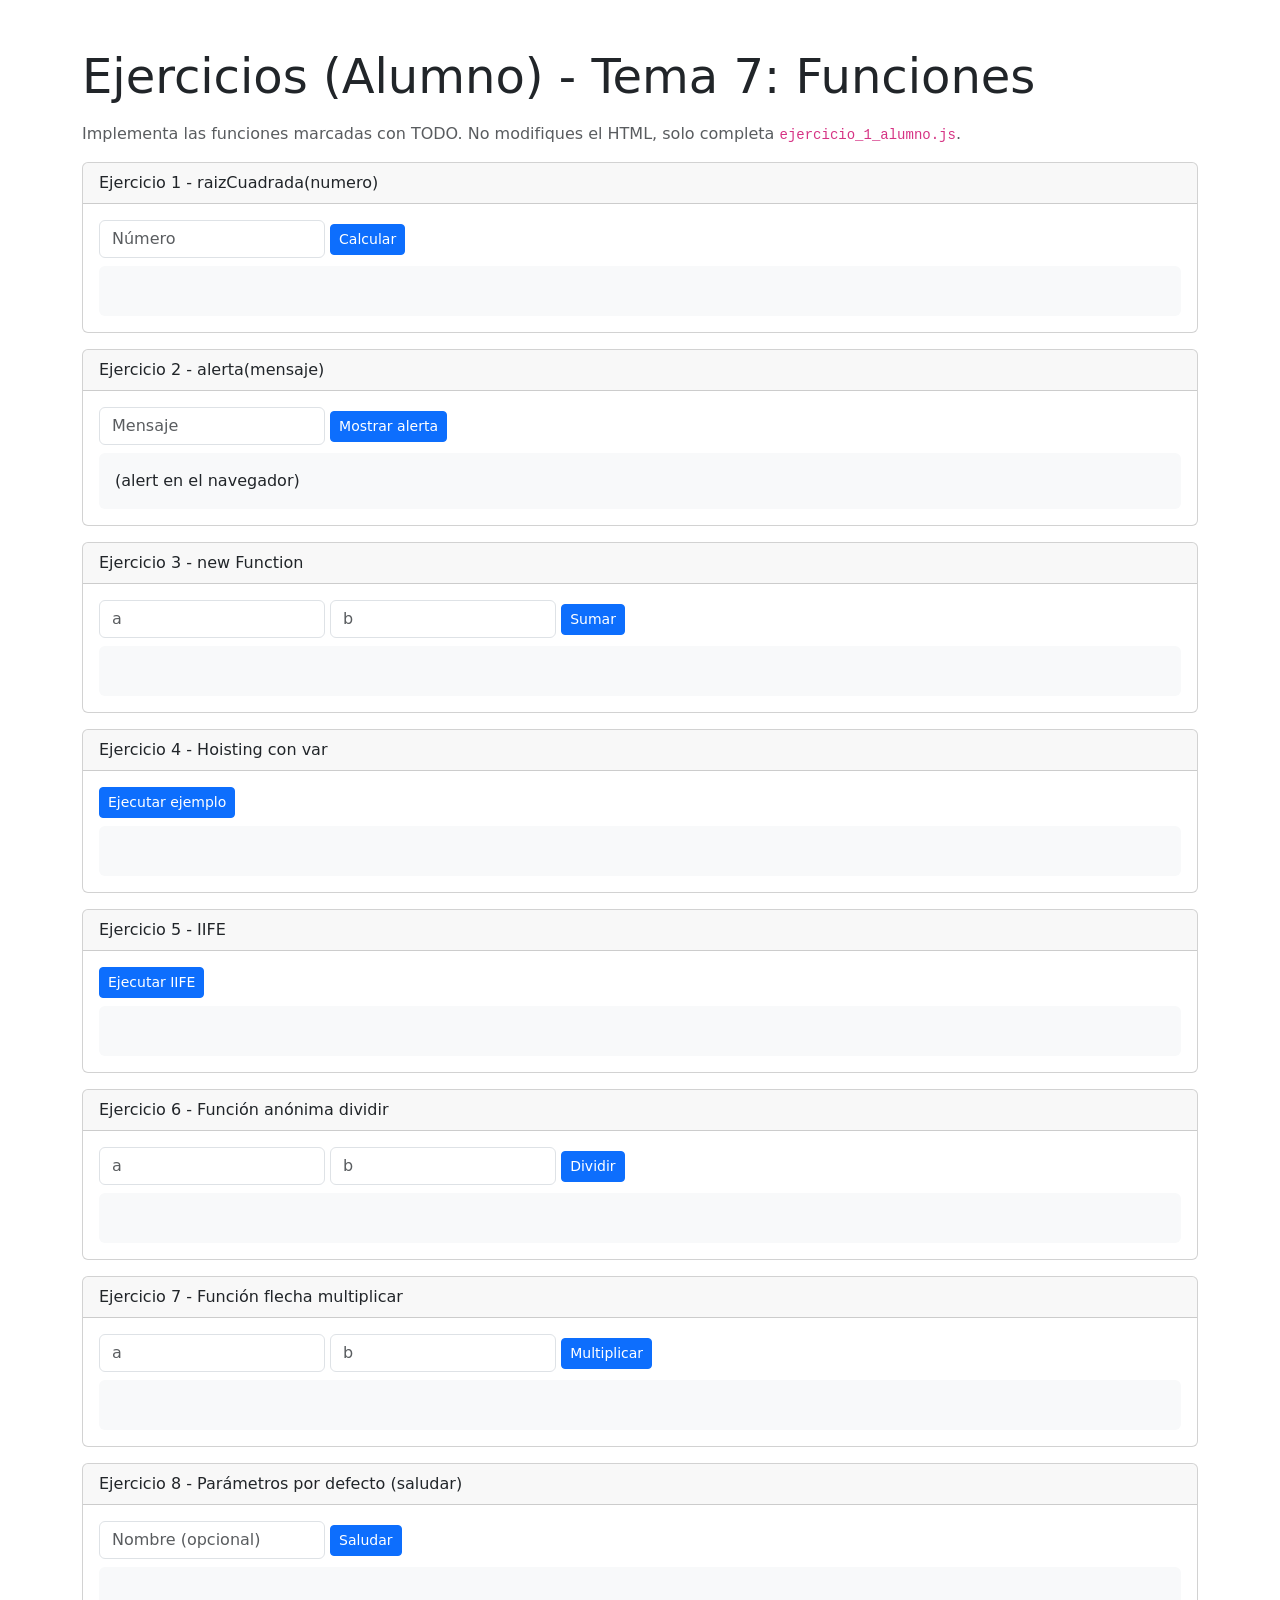
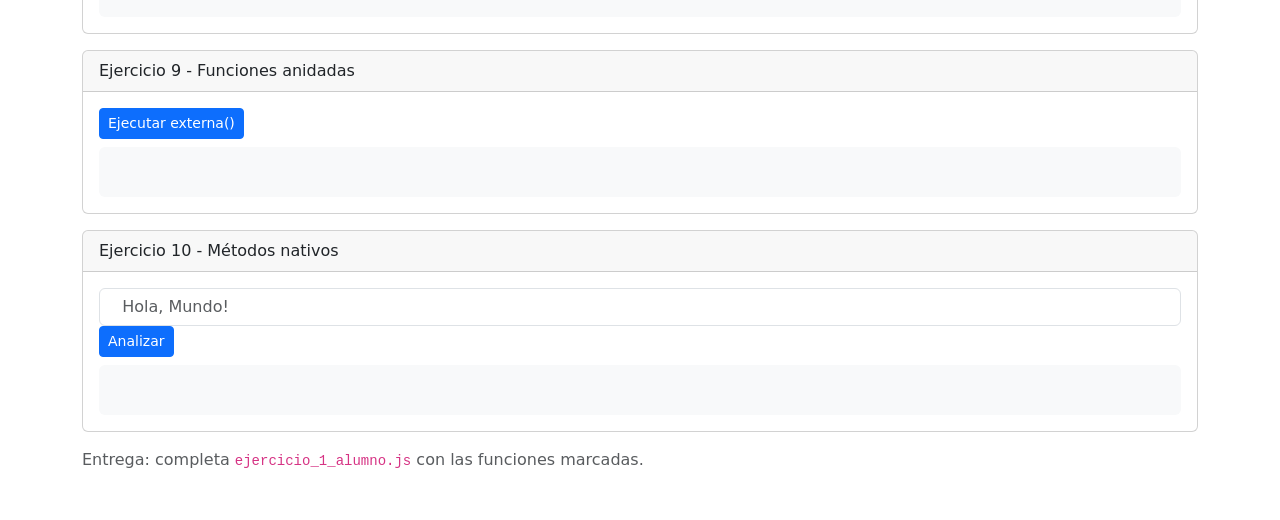
<file: tarea 7/index.html>
<!DOCTYPE html>
<html lang="es">

<head>
    <meta charset="UTF-8">
    <meta name="viewport" content="width=device-width, initial-scale=1.0">
    <title>Ejercicios Alumno - Tema 7 Funciones</title>
    <link href="https://cdn.jsdelivr.net/npm/bootstrap@5.3.2/dist/css/bootstrap.min.css" rel="stylesheet">
    <style>
        .resultado {
            min-height: 50px;
            background: #f8f9fa;
            border-radius: .375rem;
            padding: 1rem
        }
    </style>
</head>


<body>
    <div class="container my-5">
        <h1 class="display-5 mb-3">Ejercicios (Alumno) - Tema 7: Funciones</h1>
        <p class="text-muted">Implementa las funciones marcadas con TODO. No modifiques el HTML, solo completa
            <code>ejercicio_1_alumno.js</code>.</p>

        <!-- Se siguen los mismos enunciados que en la versión del profesor -->
        <div class="card mb-3">
            <div class="card-header">Ejercicio 1 - raizCuadrada(numero)</div>
            <div class="card-body">
                <input id="a-e1" type="number" class="form-control w-auto d-inline" placeholder="Número">
                <button id="run-e1" class="btn btn-primary btn-sm">Calcular</button>
                <div id="out-e1" class="resultado mt-2"></div>
            </div>
        </div>

        <div class="card mb-3">
            <div class="card-header">Ejercicio 2 - alerta(mensaje)</div>
            <div class="card-body">
                <input id="a-e2" type="text" class="form-control w-auto d-inline" placeholder="Mensaje">
                <button id="run-e2" class="btn btn-primary btn-sm">Mostrar alerta</button>
                <div id="out-e2" class="resultado mt-2">(alert en el navegador)</div>
            </div>
        </div>

        <div class="card mb-3">
            <div class="card-header">Ejercicio 3 - new Function</div>
            <div class="card-body">
                <input id="a-e3a" type="number" class="form-control w-auto d-inline" placeholder="a">
                <input id="a-e3b" type="number" class="form-control w-auto d-inline" placeholder="b">
                <button id="run-e3" class="btn btn-primary btn-sm">Sumar</button>
                <div id="out-e3" class="resultado mt-2"></div>
            </div>
        </div>

        <div class="card mb-3">
            <div class="card-header">Ejercicio 4 - Hoisting con var</div>
            <div class="card-body">
                <button id="run-e4" class="btn btn-primary btn-sm">Ejecutar ejemplo</button>
                <div id="out-e4" class="resultado mt-2"></div>
            </div>
        </div>

        <div class="card mb-3">
            <div class="card-header">Ejercicio 5 - IIFE</div>
            <div class="card-body">
                <button id="run-e5" class="btn btn-primary btn-sm">Ejecutar IIFE</button>
                <div id="out-e5" class="resultado mt-2"></div>
            </div>
        </div>

        <div class="card mb-3">
            <div class="card-header">Ejercicio 6 - Función anónima dividir</div>
            <div class="card-body">
                <input id="a-e6a" type="number" class="form-control w-auto d-inline" placeholder="a">
                <input id="a-e6b" type="number" class="form-control w-auto d-inline" placeholder="b">
                <button id="run-e6" class="btn btn-primary btn-sm">Dividir</button>
                <div id="out-e6" class="resultado mt-2"></div>
            </div>
        </div>

        <div class="card mb-3">
            <div class="card-header">Ejercicio 7 - Función flecha multiplicar</div>
            <div class="card-body">
                <input id="a-e7a" type="number" class="form-control w-auto d-inline" placeholder="a">
                <input id="a-e7b" type="number" class="form-control w-auto d-inline" placeholder="b">
                <button id="run-e7" class="btn btn-primary btn-sm">Multiplicar</button>
                <div id="out-e7" class="resultado mt-2"></div>
            </div>
        </div>

        <div class="card mb-3">
            <div class="card-header">Ejercicio 8 - Parámetros por defecto (saludar)</div>
            <div class="card-body">
                <input id="a-e8" type="text" class="form-control w-auto d-inline" placeholder="Nombre (opcional)">
                <button id="run-e8" class="btn btn-primary btn-sm">Saludar</button>
                <div id="out-e8" class="resultado mt-2"></div>
            </div>
        </div>

        <div class="card mb-3">
            <div class="card-header">Ejercicio 9 - Funciones anidadas</div>
            <div class="card-body">
                <button id="run-e9" class="btn btn-primary btn-sm">Ejecutar externa()</button>
                <div id="out-e9" class="resultado mt-2"></div>
            </div>
        </div>

        <div class="card mb-3">
            <div class="card-header">Ejercicio 10 - Métodos nativos</div>
            <div class="card-body">
                <input id="a-e10" type="text" class="form-control" placeholder="  Hola, Mundo!  ">
                <button id="run-e10" class="btn btn-primary btn-sm">Analizar</button>
                <div id="out-e10" class="resultado mt-2"></div>
            </div>
        </div>

        <p class="text-muted">Entrega: completa <code>ejercicio_1_alumno.js</code> con las funciones marcadas.</p>
    </div>

    <script src="ejercicio_1_alumno.js"></script>
</body>

</html>
</file>
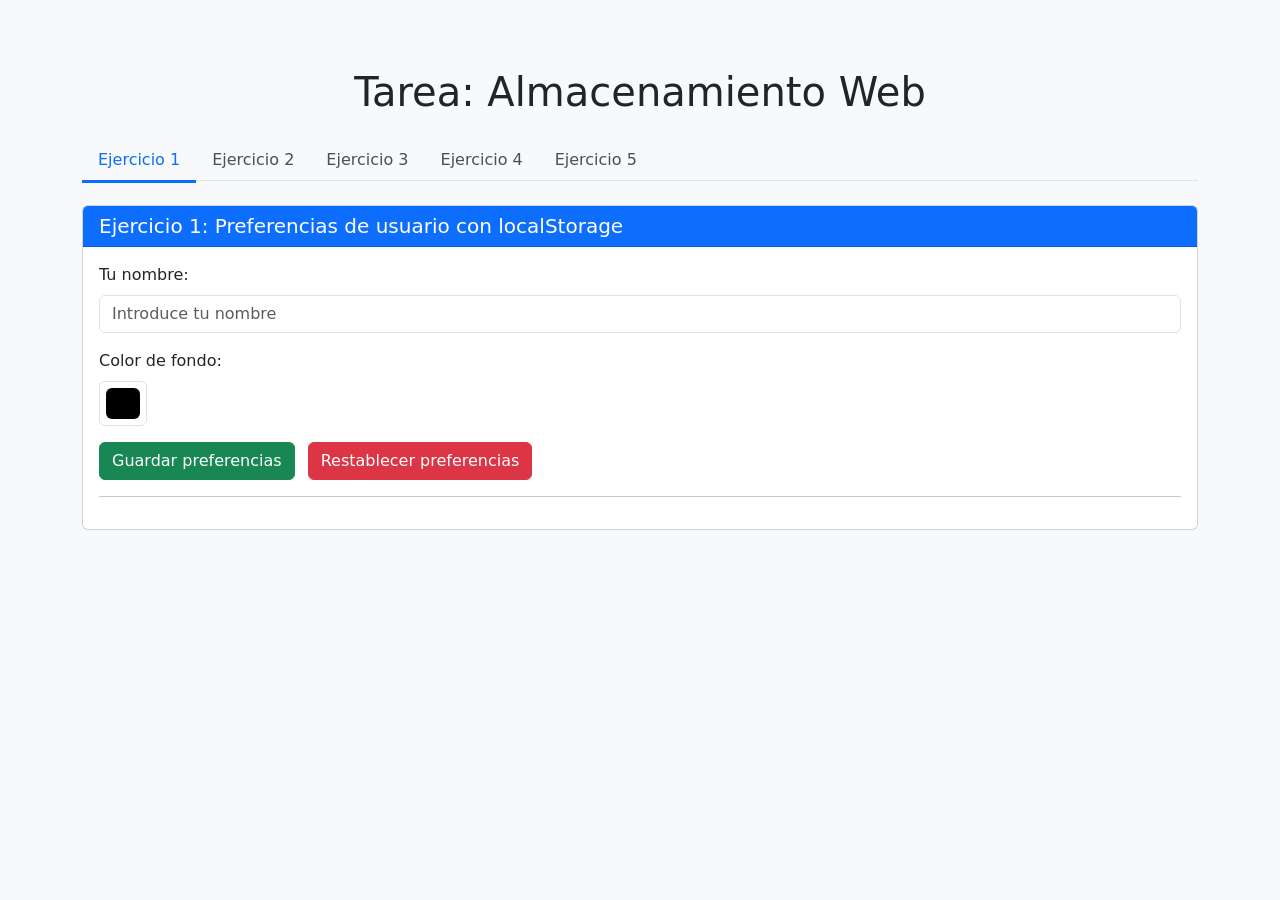
<file: Tarea t14/index.html>
<!DOCTYPE html>
<html lang="es">

<head>
    <meta charset="UTF-8">
    <meta name="viewport" content="width=device-width, initial-scale=1.0">
    <title>Tarea: Almacenamiento Web</title>
    <link href="https://cdn.jsdelivr.net/npm/bootstrap@5.3.0/dist/css/bootstrap.min.css" rel="stylesheet">
    <style>
        body {
            padding-top: 20px;
            background-color: #f8f9fa;
        }

        .contador-grande {
            font-size: 4rem;
            font-weight: bold;
            color: #0d6efd;
            text-align: center;
        }

        .tarea-item {
            display: flex;
            justify-content: space-between;
            align-items: center;
            padding: 12px;
            background-color: #f8f9fa;
            border-left: 4px solid #0d6efd;
            margin-bottom: 8px;
            border-radius: 4px;
        }

        .tarea-item.completada {
            background-color: #e8f5e9;
            border-left-color: #28a745;
        }

        .tarea-texto.completada {
            text-decoration: line-through;
            color: #999;
        }

        .sincronizacion-info {
            position: fixed;
            bottom: 20px;
            right: 20px;
            background-color: #28a745;
            color: white;
            padding: 10px 15px;
            border-radius: 4px;
            display: none;
            animation: fadeInOut 2s;
            z-index: 1000;
        }

        @keyframes fadeInOut {
            0% {
                opacity: 0;
            }

            50% {
                opacity: 1;
            }

            100% {
                opacity: 0;
            }
        }

        .nav-tabs .nav-link {
            color: #495057;
            border: none;
            border-bottom: 3px solid transparent;
            margin-bottom: -3px;
        }

        .nav-tabs .nav-link:hover {
            border-color: #0d6efd;
        }

        .nav-tabs .nav-link.active {
            color: #0d6efd;
            background-color: transparent;
            border-color: #0d6efd;
        }
    </style>
</head>

<body>
    <div class="container-lg mt-5 mb-5">
        <h1 class="mb-4 text-center">Tarea: Almacenamiento Web</h1>


        <ul class="nav nav-tabs mb-4" id="ejerciciosTabs" role="tablist">
            <li class="nav-item" role="presentation">
                <button class="nav-link active" id="ej1-tab" data-bs-toggle="tab" data-bs-target="#ej1" type="button"
                    role="tab">
                    Ejercicio 1
                </button>
            </li>
            <li class="nav-item" role="presentation">
                <button class="nav-link" id="ej2-tab" data-bs-toggle="tab" data-bs-target="#ej2" type="button"
                    role="tab">
                    Ejercicio 2
                </button>
            </li>
            <li class="nav-item" role="presentation">
                <button class="nav-link" id="ej3-tab" data-bs-toggle="tab" data-bs-target="#ej3" type="button"
                    role="tab">
                    Ejercicio 3
                </button>
            </li>
            <li class="nav-item" role="presentation">
                <button class="nav-link" id="ej4-tab" data-bs-toggle="tab" data-bs-target="#ej4" type="button"
                    role="tab">
                    Ejercicio 4
                </button>
            </li>
            <li class="nav-item" role="presentation">
                <button class="nav-link" id="ej5-tab" data-bs-toggle="tab" data-bs-target="#ej5" type="button"
                    role="tab">
                    Ejercicio 5
                </button>
            </li>
        </ul>

        <div class="tab-content" id="ejerciciosContent">
            <!-- EJERCICIO 1 -->
            <div class="tab-pane fade show active" id="ej1" role="tabpanel">
                <div class="card">
                    <div class="card-header bg-primary text-white">
                        <h5 class="mb-0">Ejercicio 1: Preferencias de usuario con localStorage</h5>
                    </div>
                    <div class="card-body">
                        <form>
                            <div class="mb-3">
                                <label for="nombre" class="form-label">Tu nombre:</label>
                                <input type="text" class="form-control" id="nombre" placeholder="Introduce tu nombre">
                            </div>

                            <div class="mb-3">
                                <label for="color" class="form-label">Color de fondo:</label>
                                <input type="color" class="form-control form-control-color" id="color"
                                    style="height: 45px;">
                            </div>

                            <button type="button" class="btn btn-success me-2" id="guardarBtn">Guardar
                                preferencias</button>
                            <button type="button" class="btn btn-danger" id="restablecerBtn">Restablecer
                                preferencias</button>
                        </form>

                        <hr>

                        <div class="alert alert-info mt-4" id="infoBox" style="display: none;">
                            <p class="mb-0"><strong id="mensajeInfo"></strong></p>
                        </div>
                    </div>
                </div>
            </div>

            <!-- EJERCICIO 2 -->
            <div class="tab-pane fade" id="ej2" role="tabpanel">
                <div class="card">
                    <div class="card-header bg-primary text-white">
                        <h5 class="mb-0">Ejercicio 2: Contador de visitas con localStorage</h5>
                    </div>
                    <div class="card-body">
                        <h6 class="text-muted">Has visitado esta página:</h6>
                        <div class="contador-grande" id="contador">0</div>
                        <p class="text-center text-muted">veces</p>

                        <hr>

                        <div class="d-grid gap-2">
                            <button type="button" class="btn btn-danger" id="reiniciarBtn">Reiniciar contador</button>
                        </div>

                        <div class="alert alert-info mt-4">
                            <p class="mb-0"><small>El contador se incrementa automáticamente cada vez que cambias de
                                    pestaña. Intenta cambiar a otra pestaña y volver.</small></p>
                        </div>
                    </div>
                </div>
            </div>

            <!-- EJERCICIO 3 -->
            <div class="tab-pane fade" id="ej3" role="tabpanel">
                <div class="card">
                    <div class="card-header bg-primary text-white">
                        <h5 class="mb-0">Ejercicio 3: sessionStorage</h5>
                    </div>
                    <div class="card-body">
                        <form>
                            <div class="mb-3">
                                <label for="nombre3" class="form-label">Nombre:</label>
                                <input type="text" class="form-control" id="nombre3" placeholder="Introduce tu nombre">
                            </div>

                            <div class="mb-3">
                                <label for="curso" class="form-label">Curso:</label>
                                <input type="text" class="form-control" id="curso" placeholder="Introduce tu curso">
                            </div>

                            <button type="button" class="btn btn-success" id="guardarBtn3">Guardar datos</button>
                        </form>

                        <hr>

                        <div class="alert alert-warning mt-4">
                            <p class="mb-0"><small><strong>sessionStorage</strong> almacena datos solo durante la sesión
                                    actual del navegador. Cuando cierras la pestaña o el navegador, los datos se
                                    eliminan automáticamente. A diferencia de <strong>localStorage</strong>, que
                                    persiste indefinidamente, sessionStorage es temporal.</small></p>
                        </div>

                        <div class="alert alert-info mt-3" id="infoBox3" style="display: none;">
                            <p class="mb-1"><strong>Datos guardados:</strong></p>
                            <p class="mb-0">Nombre: <span id="mostrarNombre"></span></p>
                            <p class="mb-0">Curso: <span id="mostrarCurso"></span></p>
                        </div>
                    </div>
                </div>
            </div>

            <!-- EJERCICIO 4 -->
            <div class="tab-pane fade" id="ej4" role="tabpanel">
                <div class="card">
                    <div class="card-header bg-primary text-white">
                        <h5 class="mb-0">Ejercicio 4: Comparativa localStorage vs sessionStorage</h5>
                    </div>
                    <div class="card-body">
                        <div class="mb-4">
                            <label for="texto" class="form-label">Introduce un texto:</label>
                            <input type="text" class="form-control" id="texto" placeholder="Escribe algo aquí">
                        </div>

                        <div class="row">
                            <div class="col-md-6">
                                <button type="button" class="btn btn-info w-100" id="guardarLocalBtn">Guardar en
                                    localStorage</button>
                            </div>
                            <div class="col-md-6">
                                <button type="button" class="btn btn-warning w-100" id="guardarSessionBtn">Guardar en
                                    sessionStorage</button>
                            </div>
                        </div>

                        <hr>

                        <div class="row mt-4">
                            <div class="col-md-6">
                                <div class="card bg-light">
                                    <div class="card-header">
                                        <h6 class="mb-0">localStorage</h6>
                                    </div>
                                    <div class="card-body">
                                        <p class="mb-1"><strong>Valor:</strong></p>
                                        <p class="bg-white p-2 rounded mb-3" id="valorLocal" style="min-height: 30px;">-
                                        </p>
                                    </div>
                                </div>
                            </div>

                            <div class="col-md-6">
                                <div class="card bg-light">
                                    <div class="card-header">
                                        <h6 class="mb-0">sessionStorage</h6>
                                    </div>
                                    <div class="card-body">
                                        <p class="mb-1"><strong>Valor:</strong></p>
                                        <p class="bg-white p-2 rounded mb-3" id="valorSession"
                                            style="min-height: 30px;">-</p>
                                    </div>
                                </div>
                            </div>
                        </div>
                        </ol>
                    </div>
                </div>
            </div>
        </div>

        <!-- EJERCICIO 5 -->
        <div class="tab-pane fade" id="ej5" role="tabpanel">
            <div class="card">
                <div class="card-header bg-primary text-white">
                    <h5 class="mb-0">Ejercicio 5: Lista de tareas con localStorage</h5>
                </div>
                <div class="card-body">
                    <div class="mb-3">
                        <label for="tarea" class="form-label">Añadir nueva tarea:</label>
                        <div class="input-group">
                            <input type="text" class="form-control" id="tarea" placeholder="Introduce una tarea">
                            <button type="button" class="btn btn-success" id="agregarBtn">Añadir</button>
                        </div>
                    </div>

                    <hr>

                    <h6>Mis tareas:</h6>
                    <div id="listaTareas">
                        <p class="text-muted text-center py-4"></p>
                    </div>

                    <button type="button" class="btn btn-danger w-100" id="limpiarBtn">Eliminar todas las
                        tareas</button>

                </div>
            </div>
        </div>
    </div>
    </div>


    <script src="https://cdn.jsdelivr.net/npm/bootstrap@5.3.0/dist/js/bootstrap.bundle.min.js"></script>

    <script>
        // ==================== EJERCICIO 1 ====================
        const nombreInput = document.getElementById('nombre');
        const colorInput = document.getElementById('color');
        const guardarBtn = document.getElementById('guardarBtn');
        const restablecerBtn = document.getElementById('restablecerBtn');
        const infoBox = document.getElementById('infoBox');
        const mensajeInfo = document.getElementById('mensajeInfo');

        window.addEventListener('DOMContentLoaded', () => {
            cargarPreferenciasEj1();
        });

        function cargarPreferenciasEj1() {
            const nombre = localStorage.getItem('nombre');
            const color = localStorage.getItem('colorFondo');

            if (nombre) {
                nombreInput.value = nombre;
                mostrarMensajeEj1(`¡Bienvenido de vuelta, ${nombre}!`);
            }

            if (color) {
                colorInput.value = color;
                document.body.style.backgroundColor = color;
            }
        }

        guardarBtn.addEventListener('click', () => {
            const nombre = nombreInput.value.trim();
            const color = colorInput.value;

            if (nombre === '') {
                mostrarMensajeEj1('Por favor, introduce tu nombre.');
                return;
            }

            localStorage.setItem('nombre', nombre);
            localStorage.setItem('colorFondo', color);
            document.body.style.backgroundColor = color;
            mostrarMensajeEj1(`✓ Preferencias guardadas. Nombre: ${nombre}, Color guardado.`);
        });

        restablecerBtn.addEventListener('click', () => {
            localStorage.removeItem('nombre');
            localStorage.removeItem('colorFondo');
            nombreInput.value = '';
            colorInput.value = '#ffffff';
            mostrarMensajeEj1('Preferencias restablecidas.');
        });

        function mostrarMensajeEj1(mensaje) {
            mensajeInfo.textContent = mensaje;
            infoBox.style.display = 'block';
        }

        // ==================== EJERCICIO 2 ====================
        const contadorElemento = document.getElementById('contador');
        const reiniciarBtn = document.getElementById('reiniciarBtn');

        function incrementarConteador() {
            let visitas = localStorage.getItem('visitas');
            visitas = visitas ? Number(visitas) : 0;
            visitas++;
            localStorage.setItem('visitas', visitas.toString());
            contadorElemento.textContent = visitas;
        }

        function mostrarContador() {
            const visitas = localStorage.getItem('visitas') || 0;
            contadorElemento.textContent = visitas;
        }

        // Incrementar al cargar la página
        incrementarConteador();

        reiniciarBtn.addEventListener('click', () => {
            localStorage.removeItem('visitas');
            contadorElemento.textContent = '0';

        });

        // ==================== EJERCICIO 3 ====================
        const nombreInput3 = document.getElementById('nombre3');
        const cursoInput = document.getElementById('curso');
        const guardarBtn3 = document.getElementById('guardarBtn3');
        const infoBox3 = document.getElementById('infoBox3');
        const mostrarNombre = document.getElementById('mostrarNombre');
        const mostrarCurso = document.getElementById('mostrarCurso');

        function cargarDatosEj3() {
            const nombre = sessionStorage.getItem('nombre');
            const curso = sessionStorage.getItem('curso');

            if (nombre) {
                nombreInput3.value = nombre;
                mostrarNombre.textContent = nombre;
            }

            if (curso) {
                cursoInput.value = curso;
                mostrarCurso.textContent = curso;
            }

            if (nombre && curso) {
                infoBox3.style.display = 'block';
            }
        }

        cargarDatosEj3();

        guardarBtn3.addEventListener('click', () => {
            const nombre = nombreInput3.value.trim();
            const curso = cursoInput.value.trim();

            if (nombre === '' || curso === '') {
                alert('Por favor, completa todos los campos.');
                return;
            }

            sessionStorage.setItem('nombre', nombre);
            sessionStorage.setItem('curso', curso);

            mostrarNombre.textContent = nombre;
            mostrarCurso.textContent = curso;
            infoBox3.style.display = 'block';
        });

        // ==================== EJERCICIO 4 ====================
        const textoInput = document.getElementById('texto');
        const guardarLocalBtn = document.getElementById('guardarLocalBtn');
        const guardarSessionBtn = document.getElementById('guardarSessionBtn');
        const valorLocal = document.getElementById('valorLocal');
        const valorSession = document.getElementById('valorSession');

        function mostrarValoresEj4() {
            const local = localStorage.getItem('comparativaLocal');
            const session = sessionStorage.getItem('comparativaSession');

            if (local) {
                valorLocal.textContent = local;
                textoInput.value = local;
            }

            if (session) {
                valorSession.textContent = session;
            }
        }

        mostrarValoresEj4();

        guardarLocalBtn.addEventListener('click', () => {
            const texto = textoInput.value.trim();

            if (texto === '') {
                alert('Por favor, introduce un texto.');
                return;
            }

            localStorage.setItem('comparativaLocal', texto);
            valorLocal.textContent = texto;
        });

        guardarSessionBtn.addEventListener('click', () => {
            const texto = textoInput.value.trim();

            if (texto === '') {
                alert('Por favor, introduce un texto.');
                return;
            }

            sessionStorage.setItem('comparativaSession', texto);
            valorSession.textContent = texto;
        });

        // ==================== EJERCICIO 5 ====================
        const tareaInput = document.getElementById('tarea');
        const agregarBtn = document.getElementById('agregarBtn');
        const limpiarBtn = document.getElementById('limpiarBtn');
        const listaTareasDiv = document.getElementById('listaTareas');
        const sincroInfo = document.getElementById('sincroInfo');

        window.addEventListener('storage', (evento) => {
            if (evento.key === 'tareas' || evento.key === null) {
                cargarTareasEj5();
                mostrarSincronizacion();
            }
        });

        function obtenerTareas() {
            const tareasJSON = localStorage.getItem('tareas');
            return tareasJSON ? JSON.parse(tareasJSON) : [];
        }

        function guardarTareasEj5(tareas) {
            localStorage.setItem('tareas', JSON.stringify(tareas));
            cargarTareasEj5();
        }

        function cargarTareasEj5() {
            const tareas = obtenerTareas();
            listaTareasDiv.innerHTML = '';

            if (tareas.length === 0) {
                listaTareasDiv.innerHTML = '<p class="text-muted text-center py-4"></p>';
                return;
            }

            tareas.forEach((tarea, index) => {
                const tareaDiv = document.createElement('div');
                tareaDiv.className = `tarea-item ${tarea.completada ? 'completada' : ''}`;

                const textoSpan = document.createElement('span');
                textoSpan.className = `tarea-texto ${tarea.completada ? 'completada' : ''}`;
                textoSpan.textContent = tarea.texto;

                textoSpan.style.cursor = 'pointer';
                textoSpan.addEventListener('click', () => {
                    tarea.completada = !tarea.completada;
                    guardarTareasEj5(tareas);
                });

                const btnEliminar = document.createElement('button');
                btnEliminar.className = 'btn btn-sm btn-danger';
                btnEliminar.textContent = 'Eliminar';
                btnEliminar.addEventListener('click', () => {
                    tareas.splice(index, 1);
                    guardarTareasEj5(tareas);
                });

                tareaDiv.appendChild(textoSpan);
                tareaDiv.appendChild(btnEliminar);
                listaTareasDiv.appendChild(tareaDiv);
            });
        }

        agregarBtn.addEventListener('click', () => {
            const textoTarea = tareaInput.value.trim();

            if (textoTarea === '') {
                alert('Por favor, introduce una tarea.');
                return;
            }

            const tareas = obtenerTareas();
            tareas.push({
                texto: textoTarea,
                completada: false,
                id: Date.now()
            });

            guardarTareasEj5(tareas);
            tareaInput.value = '';
            tareaInput.focus();
        });

        limpiarBtn.addEventListener('click', () => {
            localStorage.removeItem('tareas');
            cargarTareasEj5();
        });

        function mostrarSincronizacion() {
            sincroInfo.style.display = 'block';
            setTimeout(() => {
                sincroInfo.style.display = 'none';
            }, 2000);
        }

        tareaInput.addEventListener('keypress', (e) => {
            if (e.key === 'Enter') {
                agregarBtn.click();
            }
        });

        cargarTareasEj5();
    </script>
</body>

</html>
</file>
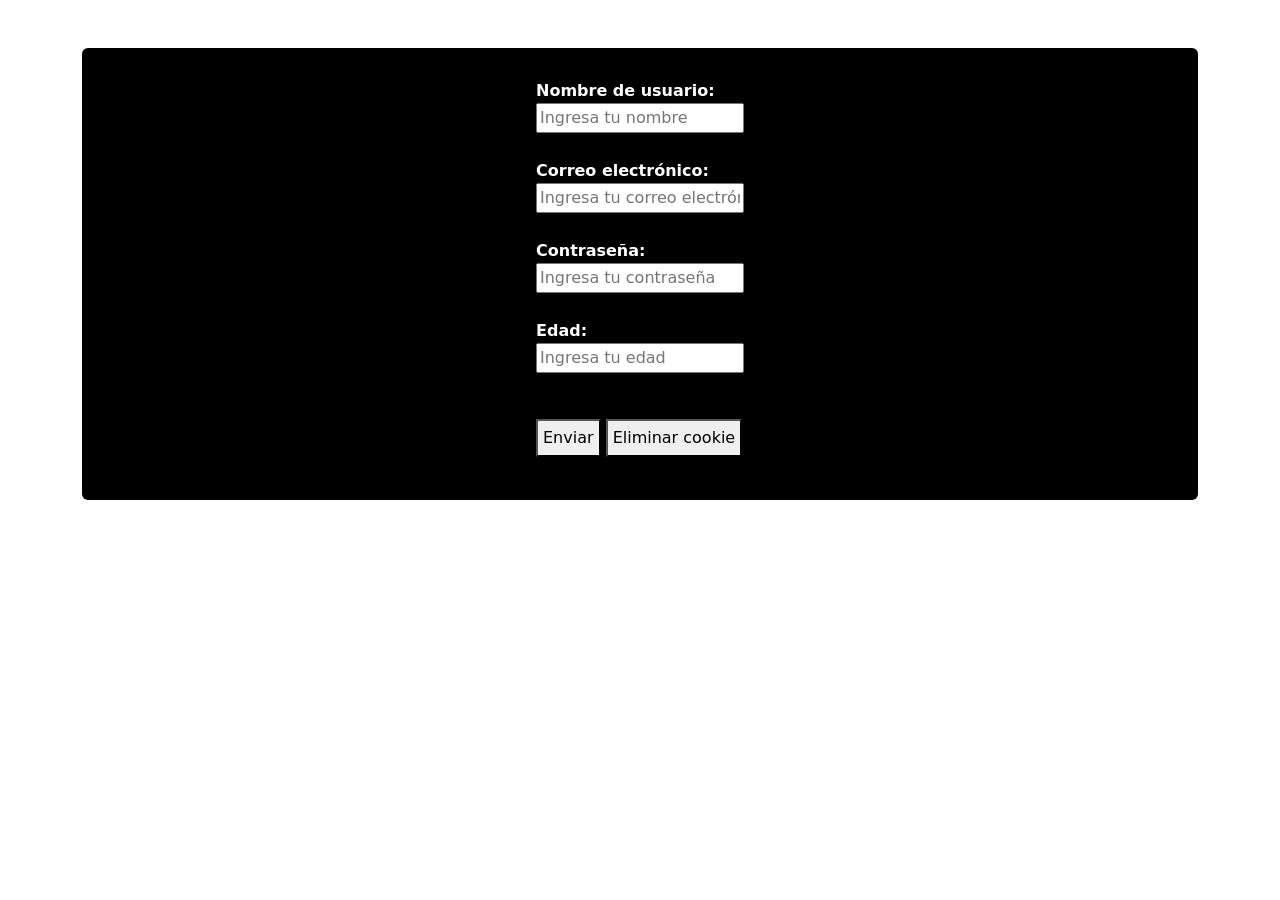
<file: tarea tema 9 cliente/index.html>
<!DOCTYPE html>
<html lang="es">

<head>
    <meta charset="UTF-8">
    <meta name="viewport" content="width=device-width, initial-scale=1.0">
    <title>Tarea tema 9</title>
    <link href="https://cdn.jsdelivr.net/npm/bootstrap@5/dist/css/bootstrap.min.css" rel="stylesheet">
    <style>
        .card {
            padding: 30px;
            color: white;
            background-color: rgb(0, 0, 0);
            align-items: center;

        }

        button {
            margin-top: 20px;
            padding: 5px;
        }

        strong {
            margin-top: 6px;
            margin-bottom: 6px;
        }

        .input-ok {
            border: 2px solid green;
        }

        .input-err {
            border: 2px solid red;
        }

        .ayuda {
            font-size: 15px;
            color: #ffffff;
            display: none;
        }

        .estado {
            font-size: 15px;
            margin-top: 2px;
        }

        .estado.ok {
            color: green;
        }

        .estado.err {
            color: red;
        }
    </style>
</head>

<body>
    <div class="container py-5">
        <div class="card">
            <form id="formulario">
                <strong>Nombre de usuario:</strong><br>
                <input type="text" id="nombre" placeholder="Ingresa tu nombre" onfocus="mostrar('ayuda-nombre')"
                    onblur="ocultar('ayuda-nombre')" oninput="validar('nombre')">
                <div id="ayuda-nombre" class="ayuda">Introduce solo letras y espacios.</div>
                <div id="estado-nombre" class="estado"></div>
                <br>

                <strong>Correo electrónico:</strong><br>
                <input type="email" id="email" placeholder="Ingresa tu correo electrónico"
                    onfocus="mostrar('ayuda-email')" onblur="ocultar('ayuda-email')" oninput="validar('email')">
                <div id="ayuda-email" class="ayuda">Debe ser un correo electrónico válido.</div>
                <div id="estado-email" class="estado"></div>
                <br>

                <strong>Contraseña:</strong><br>
                <input type="password" id="password" placeholder="Ingresa tu contraseña"
                    onfocus="mostrar('ayuda-password')" onblur="ocultar('ayuda-password')"
                    oninput="validar('password')">
                <div id="ayuda-password" class="ayuda">Mín. 8 caracteres, 1 mayúscula, 1 número y 1 símbolo.</div>
                <div id="estado-password" class="estado"></div>
                <br>

                <strong>Edad:</strong><br>
                <input type="number" id="edad" placeholder="Ingresa tu edad" onfocus="mostrar('ayuda-edad')"
                    onblur="ocultar('ayuda-edad')" oninput="validar('edad')">
                <div id="ayuda-edad" class="ayuda">Introduce solo números.</div>
                <div id="estado-edad" class="estado"></div>
                <br>

                <button type="submit" id="btnEnviar">Enviar</button>
                <button type="button" id="btnEliminar">Eliminar cookie</button>
            </form>

            <div id="saludo" style="margin-top:12px; font-weight:bold;"></div>
        </div>

        <script src="Funciones.js"></script>

</body>

</html>
</file>
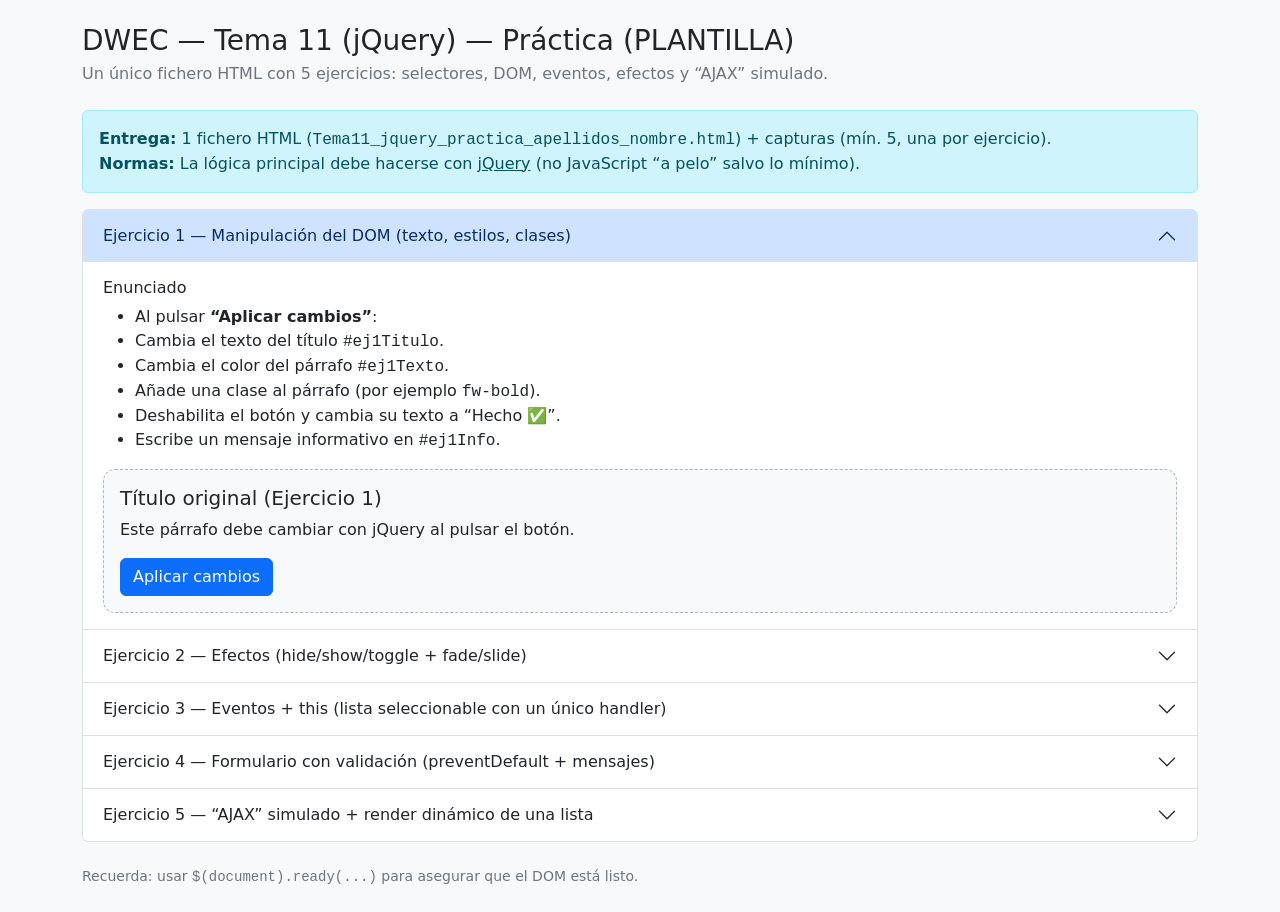
<file: tema 11/index.html>
<!doctype html>
<html lang="es">
<head>
  <meta charset="utf-8" />
  <meta name="viewport" content="width=device-width, initial-scale=1" />
  <title>Tema 11 - Práctica jQuery (Bootstrap 5) - PLANTILLA</title>

  <!-- Bootstrap 5 -->
  <link href="https://cdn.jsdelivr.net/npm/bootstrap@5.3.3/dist/css/bootstrap.min.css" rel="stylesheet">

  <!-- jQuery (CDN) -->
  <script src="https://ajax.googleapis.com/ajax/libs/jquery/3.7.1/jquery.min.js"></script>

  <style>
    .demo-box{
      border: 1px dashed #adb5bd;
      border-radius: .75rem;
      padding: 1rem;
      background: #f8f9fa;
    }
    .selected-li{
      background: #e9ecef !important;
      font-weight: 600;
    }
    .mono { font-family: ui-monospace, SFMono-Regular, Menlo, Monaco, Consolas, "Liberation Mono", "Courier New", monospace; }
  </style>
</head>

<body class="bg-light">
  <div class="container py-4">

    <header class="mb-4">
      <h1 class="h3 mb-1">DWEC — Tema 11 (jQuery) — Práctica (PLANTILLA)</h1>
      <p class="text-secondary mb-0">
        Un único fichero HTML con 5 ejercicios: selectores, DOM, eventos, efectos y “AJAX” simulado.
      </p>
    </header>

    <div class="alert alert-info">
      <strong>Entrega:</strong> 1 fichero HTML (<span class="mono">Tema11_jquery_practica_apellidos_nombre.html</span>) + capturas (mín. 5, una por ejercicio).<br>
      <strong>Normas:</strong> La lógica principal debe hacerse con <u>jQuery</u> (no JavaScript “a pelo” salvo lo mínimo).
    </div>

    <div class="accordion" id="accEjercicios">

      <!-- EJERCICIO 1 -->
      <div class="accordion-item">
        <h2 class="accordion-header" id="h1">
          <button class="accordion-button" type="button" data-bs-toggle="collapse" data-bs-target="#c1" aria-expanded="true" aria-controls="c1">
            Ejercicio 1 — Manipulación del DOM (texto, estilos, clases)
          </button>
        </h2>
        <div id="c1" class="accordion-collapse collapse show" aria-labelledby="h1" data-bs-parent="#accEjercicios">
          <div class="accordion-body">
            <h3 class="h6">Enunciado</h3>
            <ul>
              <li>Al pulsar <strong>“Aplicar cambios”</strong>:</li>
              <li>Cambia el texto del título <span class="mono">#ej1Titulo</span>.</li>
              <li>Cambia el color del párrafo <span class="mono">#ej1Texto</span>.</li>
              <li>Añade una clase al párrafo (por ejemplo <span class="mono">fw-bold</span>).</li>
              <li>Deshabilita el botón y cambia su texto a “Hecho ✅”.</li>
              <li>Escribe un mensaje informativo en <span class="mono">#ej1Info</span>.</li>

            </ul>

            <div class="demo-box">
              <h4 id="ej1Titulo" class="h5 mb-2">Título original (Ejercicio 1)</h4>
              <p id="ej1Texto" class="mb-3">Este párrafo debe cambiar con jQuery al pulsar el botón.</p>

              <button id="ej1Btn" class="btn btn-primary">Aplicar cambios</button>
              <span id="ej1Info" class="ms-2 text-secondary"></span>
            </div>
          </div>
        </div>
      </div>

      <!-- EJERCICIO 2 -->
      <div class="accordion-item">
        <h2 class="accordion-header" id="h2">
          <button class="accordion-button collapsed" type="button" data-bs-toggle="collapse" data-bs-target="#c2" aria-expanded="false" aria-controls="c2">
            Ejercicio 2 — Efectos (hide/show/toggle + fade/slide)
          </button>
        </h2>
        <div id="c2" class="accordion-collapse collapse" aria-labelledby="h2" data-bs-parent="#accEjercicios">
          <div class="accordion-body">
            <h3 class="h6">Enunciado</h3>
            <ul>
              <li>Implementa los botones para aplicar efectos sobre <span class="mono">#ej2Caja</span> usando jQuery:</li>
              <li><strong>Ocultar</strong> → <span class="mono">hide()</span></li>
              <li><strong>Mostrar</strong> → <span class="mono">show()</span></li>
              <li><strong>Alternar</strong> → <span class="mono">toggle()</span></li>
              <li><strong>Fade</strong> → <span class="mono">fadeToggle(300)</span></li>
              <li><strong>Slide</strong> → <span class="mono">slideToggle(300)</span></li>
              <li>Cada acción debe actualizar el texto de <span class="mono">#ej2Estado</span>.</li>
            </ul>

            <div class="demo-box">
              <div id="ej2Caja" class="alert alert-warning mb-3">
                Soy el panel del Ejercicio 2. ¡Hazme desaparecer y volver!
              </div>

              <div class="d-flex flex-wrap gap-2">
                <button id="ej2Hide" class="btn btn-outline-danger">Ocultar</button>
                <button id="ej2Show" class="btn btn-outline-success">Mostrar</button>
                <button id="ej2Toggle" class="btn btn-outline-secondary">Alternar</button>
                <button id="ej2Fade" class="btn btn-outline-primary">Fade</button>
                <button id="ej2Slide" class="btn btn-outline-dark">Slide</button>
              </div>

              <div id="ej2Estado" class="mt-3 small text-secondary">Estado: esperando acción…</div>
            </div>
          </div>
        </div>
      </div>

      <!-- EJERCICIO 3 -->
      <div class="accordion-item">
        <h2 class="accordion-header" id="h3">
          <button class="accordion-button collapsed" type="button" data-bs-toggle="collapse" data-bs-target="#c3" aria-expanded="false" aria-controls="c3">
            Ejercicio 3 — Eventos + this (lista seleccionable con un único handler)
          </button>
        </h2>
        <div id="c3" class="accordion-collapse collapse" aria-labelledby="h3" data-bs-parent="#accEjercicios">
          <div class="accordion-body">
            <h3 class="h6">Enunciado</h3>
            <ul>
              <li>Al hacer clic sobre un <span class="mono">&lt;li&gt;</span> dentro de <span class="mono">#ej3Lista</span>:</li>
              <li>Quita <span class="mono">selected-li</span> a todos los <span class="mono">li</span>.</li>
              <li>Añade <span class="mono">selected-li</span> al elemento pulsado usando <span class="mono">$(this)</span>.</li>
              <li>Escribe en <span class="mono">#ej3Info</span> el texto seleccionado y la hora actual.</li>
              <li><strong>Importante:</strong> usar un único manejador con delegación:
                <span class="mono">$("#ej3Lista").on("click","li", ...)</span>
              </li>
            </ul>

            <div class="demo-box">
              <ul id="ej3Lista" class="list-group">
                <li class="list-group-item">HTML</li>
                <li class="list-group-item">CSS</li>
                <li class="list-group-item">JavaScript</li>
                <li class="list-group-item">jQuery</li>
              </ul>

              <div id="ej3Info" class="mt-3 alert alert-secondary mb-0">
                Haz clic en un elemento…
              </div>
            </div>
          </div>
        </div>
      </div>

      <!-- EJERCICIO 4 -->
      <div class="accordion-item">
        <h2 class="accordion-header" id="h4">
          <button class="accordion-button collapsed" type="button" data-bs-toggle="collapse" data-bs-target="#c4" aria-expanded="false" aria-controls="c4">
            Ejercicio 4 — Formulario con validación (preventDefault + mensajes)
          </button>
        </h2>
        <div id="c4" class="accordion-collapse collapse" aria-labelledby="h4" data-bs-parent="#accEjercicios">
          <div class="accordion-body">
            <h3 class="h6">Enunciado</h3>
            <ul>
              <li>Al enviar el formulario, evita recargar la página con <span class="mono">preventDefault()</span>.</li>
              <li>Validar:
                <ul>
                  <li>Nombre obligatorio (mín. 3 caracteres).</li>
                  <li>Email obligatorio y debe contener “@” (validación sencilla).</li>
                </ul>
              </li>
              <li>Si hay errores: mostrar <span class="mono">alert alert-danger</span> en <span class="mono">#ej4Msg</span> con lista de errores.</li>
              <li>Si está OK: mostrar <span class="mono">alert alert-success</span> y limpiar inputs.</li>
            </ul>

            <div class="demo-box">
              <form id="ej4Form" class="row g-3">
                <div class="col-md-6">
                  <label class="form-label">Nombre</label>
                  <input id="ej4Nombre" type="text" class="form-control" placeholder="Ej: Diego">
                </div>
                <div class="col-md-6">
                  <label class="form-label">Email</label>
                  <input id="ej4Email" type="text" class="form-control" placeholder="Ej: correo@ejemplo.com">
                </div>
                <div class="col-12">
                  <button class="btn btn-primary" type="submit">Enviar</button>
                </div>
              </form>

              <div id="ej4Msg" class="mt-3"></div>
            </div>
          </div>
        </div>
      </div>

      <!-- EJERCICIO 5 -->
      <div class="accordion-item">
        <h2 class="accordion-header" id="h5">
          <button class="accordion-button collapsed" type="button" data-bs-toggle="collapse" data-bs-target="#c5" aria-expanded="false" aria-controls="c5">
            Ejercicio 5 — “AJAX” simulado + render dinámico de una lista
          </button>
        </h2>
        <div id="c5" class="accordion-collapse collapse" aria-labelledby="h5" data-bs-parent="#accEjercicios">
          <div class="accordion-body">
            <h3 class="h6">Enunciado</h3>
            <ul>
              <li>Al pulsar <strong>Cargar usuarios</strong>:</li>
              <li>Deshabilita el botón y escribe “Cargando…” en <span class="mono">#ej5Estado</span>.</li>
              <li>Simula una petición asíncrona con <span class="mono">setTimeout</span> (600ms aprox.).</li>
              <li>Cuando “lleguen los datos”, pinta cada usuario en <span class="mono">#ej5Lista</span> como <span class="mono">li</span> de Bootstrap.</li>
              <li>Vuelve a habilitar el botón y muestra cuántos usuarios se cargaron.</li>
              <li>El botón “Limpiar lista” debe vaciar la lista y actualizar el estado.</li>
            </ul>

            <div class="demo-box">
              <div class="d-flex flex-wrap gap-2">
                <button id="ej5Btn" class="btn btn-success">Cargar usuarios</button>
                <button id="ej5Clear" class="btn btn-outline-secondary">Limpiar lista</button>
              </div>

              <div id="ej5Estado" class="mt-3 small text-secondary">Estado: esperando acción…</div>

              <ul id="ej5Lista" class="list-group mt-3"></ul>
            </div>
          </div>
        </div>
      </div>

    </div><!-- /accordion -->

    <footer class="mt-4 text-secondary small">
      Recuerda: usar <span class="mono">$(document).ready(...)</span> para asegurar que el DOM está listo.
    </footer>

  </div><!-- /container -->

  <!-- Bootstrap JS -->
  <script src="https://cdn.jsdelivr.net/npm/bootstrap@5.3.3/dist/js/bootstrap.bundle.min.js"></script>

  <!-- ===========================
       jQuery / JS INTEGRADO
       PLANTILLA CON TODOs
       =========================== -->
  <script>
    $(document).ready(function () {

      // =========================================================
      // EJERCICIO 1 — DOM básico
      // =========================================================
      // TODO: Al pulsar #ej1Btn:
      //  1) Cambia el texto de #ej1Titulo (usa .text()).
      //  2) Cambia el color de #ej1Texto (usa .css()).
      //  3) Añade una clase al párrafo (por ejemplo .addClass("fw-bold")).
      //  4) Deshabilita el botón y cambia su texto a "Hecho ✅" (usa .prop() y .text()).
      //  5) Escribe un mensaje en #ej1Info indicando que se aplicaron los cambios.
      // PISTA: $("#ej1Btn").on("click", function() { ... });
      
      // Ejercicio 1: implementar comportamiento al pulsar el botón
      $("#ej1Btn").on("click", function() {
        $("#ej1Titulo").text("Título modificado (Ejercicio 1)");
        $("#ej1Texto").css("color", "#d63384").addClass("fw-bold");
        $(this).prop("disabled", true).text("Hecho ✅");
        $("#ej1Info").text("Cambios aplicados correctamente.");
      });

      // =========================================================
      // EJERCICIO 2 — Efectos
      // =========================================================
      // TODO: Crea una función setEj2Estado(mensaje) que escriba:
      //  "Estado: " + mensaje en #ej2Estado
      //
      // TODO: Implementa los botones:
      //  - #ej2Hide   => ocultar #ej2Caja con hide()
      //  - #ej2Show   => mostrar #ej2Caja con show()
      //  - #ej2Toggle => alternar #ej2Caja con toggle()
      //  - #ej2Fade   => fadeToggle(300)
      //  - #ej2Slide  => slideToggle(300)
      // En cada uno, llama a setEj2Estado("...")
        function setEj2Estado(mensaje) {
            $("#ej2Estado").text("Estado: " + mensaje);
        }
        $("#ej2Hide").on("click", function() {
            $("#ej2Caja").hide();
            setEj2Estado("Caja oculta.");
        });
        $("#ej2Show").on("click", function() {
            $("#ej2Caja").show();
            setEj2Estado("Caja mostrada.");
        });
        $("#ej2Toggle").on("click", function() {
            $("#ej2Caja").toggle();
            setEj2Estado("Caja alternada.");
        });
        $("#ej2Fade").on("click", function() {
            $("#ej2Caja").fadeToggle(300);
            setEj2Estado("Efecto fade aplicado.");
        });
        $("#ej2Slide").on("click", function() {
            $("#ej2Caja").slideToggle(300);
            setEj2Estado("Efecto slide aplicado.");
        });

      // =========================================================
      // EJERCICIO 3 — Eventos + this (delegación)
      // =========================================================
      // TODO: Usa delegación:
      //  $("#ej3Lista").on("click", "li", function() { ... })
      //
      // Dentro:
      //  1) Quita la clase selected-li a TODOS los li de la lista.
      //  2) Añade selected-li al li pulsado usando $(this).
      //  3) Obtén la hora actual (new Date().toLocaleTimeString()).
      //  4) Muestra en #ej3Info el texto del elemento + la hora.
      //     PISTA: $(this).text()
        $("#ej3Lista").on("click", "li", function() {
            $("#ej3Lista li").removeClass("selected-li");
            $(this).addClass("selected-li");
            const horaActual = new Date().toLocaleTimeString();
            $("#ej3Info").text(`Has seleccionado: "${$(this).text()}" a las ${horaActual}`);
        });

      // =========================================================
      // EJERCICIO 4 — Formulario con validación
      // =========================================================
      // TODO: Captura el submit del formulario #ej4Form.
      //  1) e.preventDefault()
      //  2) Lee valores de #ej4Nombre y #ej4Email (usa .val().trim()).
      //  3) Valida:
      //     - nombre.length >= 3
      //     - email no vacío y contiene "@"
      //  4) Si hay errores, crea un array "errores" y muestra un alert-danger en #ej4Msg
      //     con una <ul> con cada error en un <li>.
      //  5) Si está OK, muestra alert-success y limpia los inputs (pon .val("") )
        $("#ej4Form").on("submit", function(e) {
            e.preventDefault();
            const nombre = $("#ej4Nombre").val().trim();
            const email = $("#ej4Email").val().trim();
            const errores = [];
    
            if (nombre.length < 3) {
                errores.push("El nombre debe tener al menos 3 caracteres.");
            }
            if (email === "" || !email.includes("@")) {
                errores.push("El correo electrónico debe ser válido y contener '@'.");
            }
    
            if (errores.length > 0) {
                let mensajeErrores = '<div class="alert alert-danger"><ul>';
                errores.forEach(function(error) {
                    mensajeErrores += `<li>${error}</li>`;
                });
                mensajeErrores += '</ul></div>';
                $("#ej4Msg").html(mensajeErrores);
            } else {
                $("#ej4Msg").html('<div class="alert alert-success">Formulario enviado correctamente.</div>');
                $("#ej4Nombre").val("");
                $("#ej4Email").val("");
            }
        });


      // =========================================================
      // EJERCICIO 5 — “AJAX” simulado + render dinámico
      // =========================================================
      // Datos simulados (NO MODIFICAR)
      const fakeUsers = [
        { nombre: "Ana", edad: 25 },
        { nombre: "Luis", edad: 32 },
        { nombre: "María", edad: 29 },
        { nombre: "Javier", edad: 41 }
      ];
      // EJERCICIO 5 — Implementación: cargar y limpiar lista
      $("#ej5Btn").on("click", function () {
        const $btn = $(this);
        $btn.prop("disabled", true);
        $("#ej5Estado").text("Estado: cargando usuarios...");
        $("#ej5Lista").empty();

        setTimeout(function () {
          fakeUsers.forEach(function (u) {
            const item = `<li class="list-group-item d-flex justify-content-between align-items-center">${u.nombre}<span class="badge bg-primary rounded-pill">${u.edad}</span></li>`;
            $("#ej5Lista").append(item);
          });
          $("#ej5Estado").text(`Estado: ✅ usuarios cargados (${fakeUsers.length})`);
          $btn.prop("disabled", false);
        }, 600);
      });

      $("#ej5Clear").on("click", function () {
        $("#ej5Lista").empty();
        $("#ej5Estado").text("Estado: lista limpiada.");
      });

    });
    
  </script>
</body>
</html>
</file>
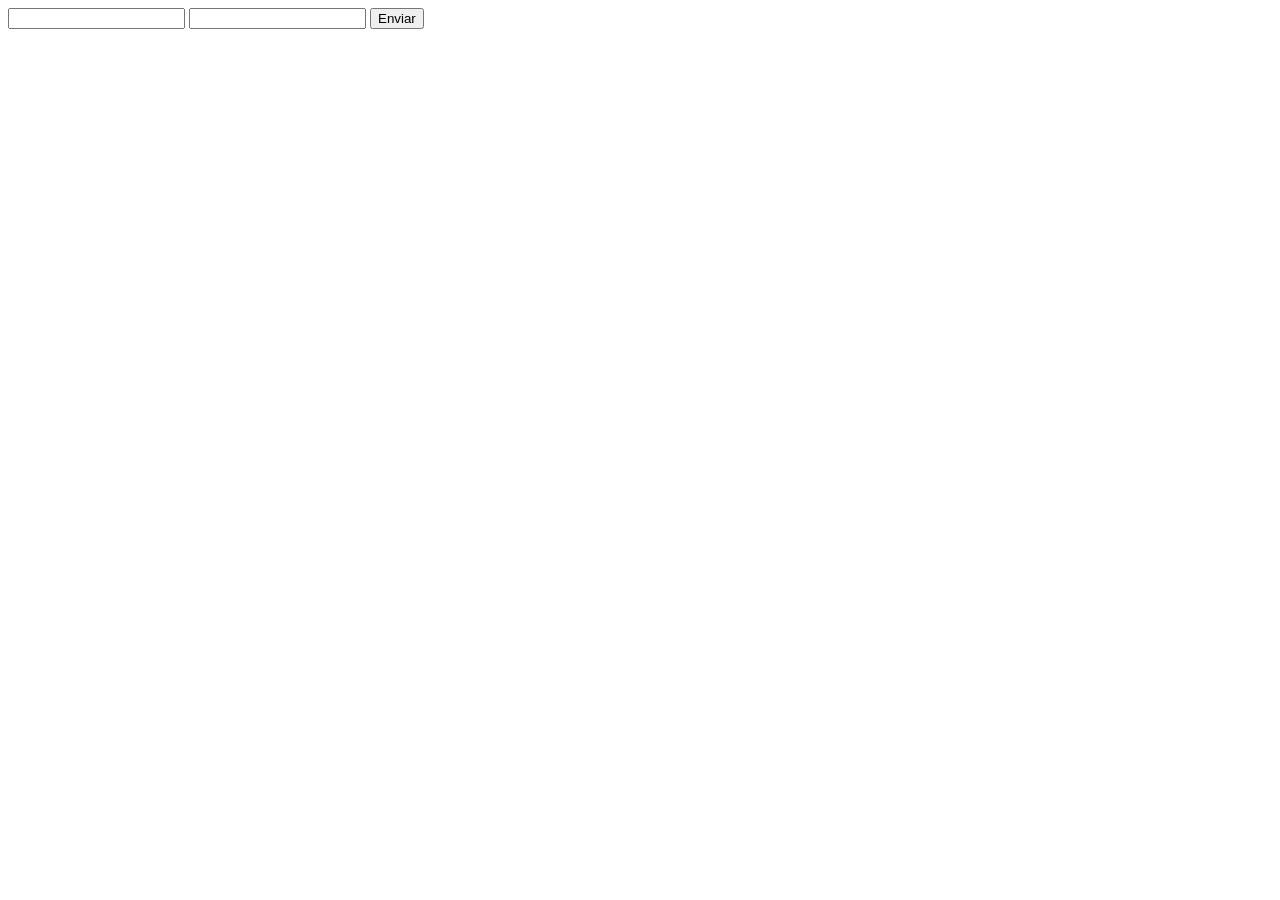
<file: formulario.html/form.html>
<!DOCTYPE html>
<html lang="en">
<head>
    <meta charset="UTF-8">
    <meta name="viewport" content="width=ç, initial-scale=1.0">
    <title>formulario</title>
</head>
<body>
    <form method="post" action="" id="login">
        <input type="text" name="usuario">
        <input type="password" name="clave">
        <button type="submit">Enviar</button>
    </form>
    <script>
        document.getElementById("login").addEventListener("submit", function(e){
            e.preventDefault();

            const usuario = this.usuario.value.trim();
            const clave = this.clave.value.trim();
            
            if(usuario == '' || clave == ''){
                alert("ingresa los datos correctamente");
                return;
            }
        
            this.submit();
            alert("OK");
        });

    </script>
</body>
</html>
</file>
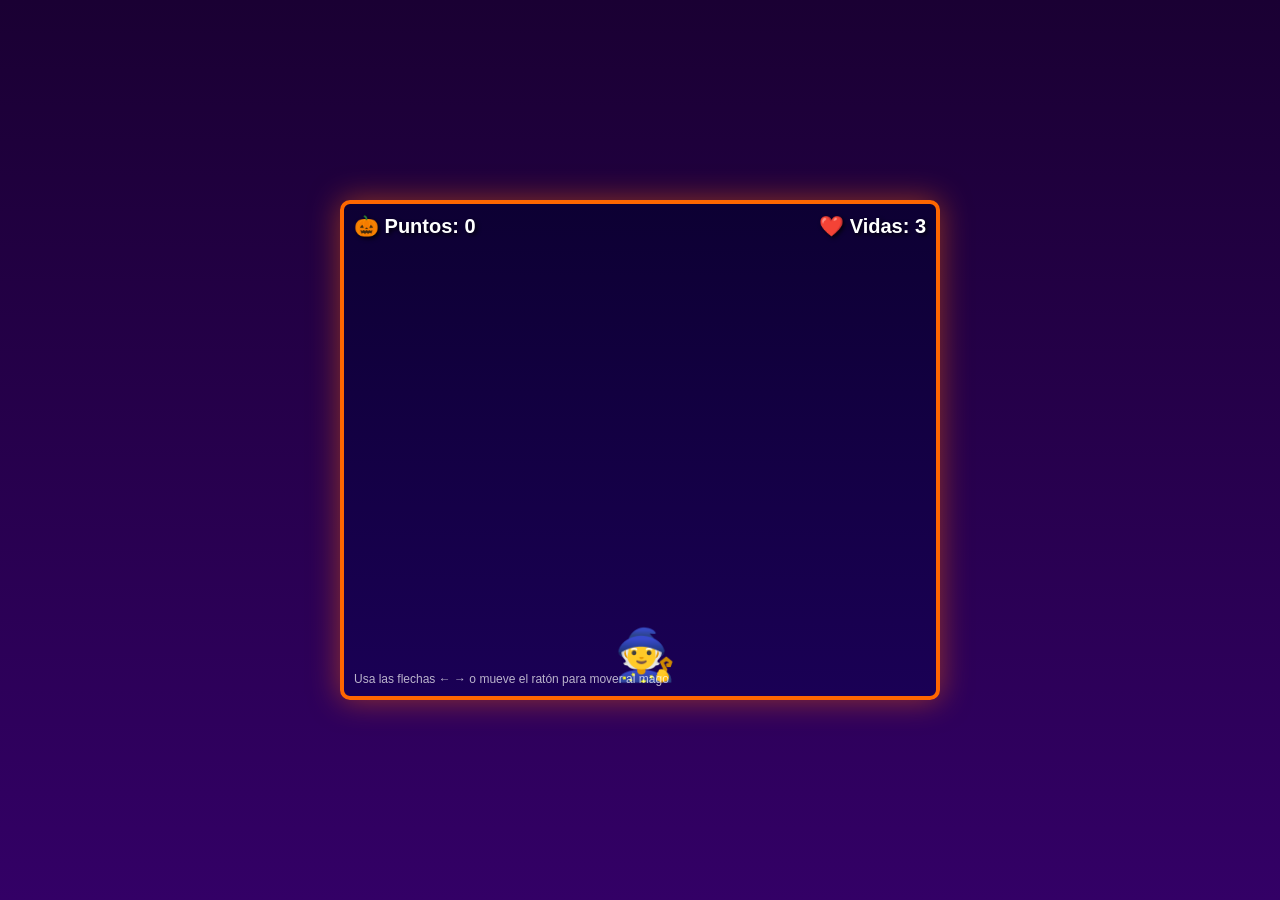
<file: halloween/halloween.html>
<!DOCTYPE html>
<html lang="es">

<head>
    <meta charset="UTF-8">
    <meta name="viewport" content="width=device-width, initial-scale=1.0">
    <title>Juego de Halloween - Atrapa Calabazas</title>
    <link rel="stylesheet" href="halloween.css">
</head>

<body>
    <div id="gameContainer">
        <div id="gameInfo">
            <div>🎃 Puntos: <span id="score">0</span></div>
            <div>❤️ Vidas: <span id="lives">3</span></div>
        </div>

        <div id="player">🧙</div>

        <div id="gameOver">
            <h2>¡Fin del Juego!</h2>
            <p>Puntuación final: <span id="finalScore">0</span></p>
            <button id="restartBtn">Jugar de Nuevo</button>
        </div>

        <div id="instructions">
            Usa las flechas ← → o mueve el ratón para mover al mago
        </div>
    </div>

    <script src="halloween.js"></script>
</body>

</html>
</file>
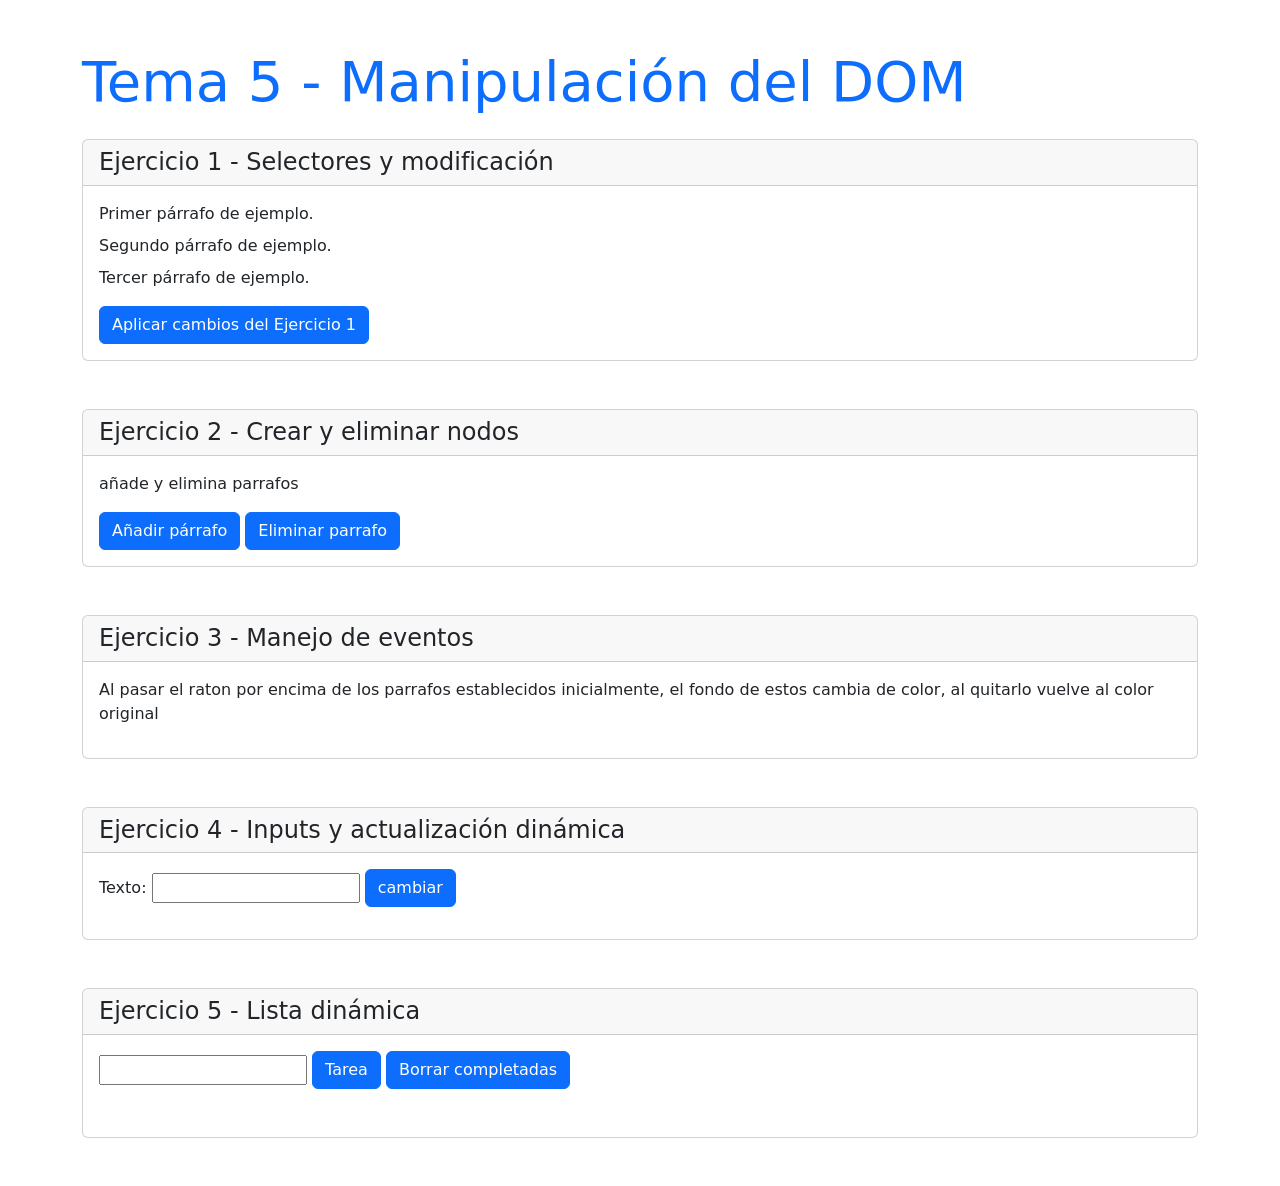
<file: manipulación del DOM/ej1.html>
<!DOCTYPE html>
<html lang="es">

<head>
    <meta charset="UTF-8" />
    <title>Tema 5 - Práctica DOM - Alumno</title>
    <meta name="viewport" content="width=device-width, initial-scale=1" />
    <!-- Bootstrap 5 CSS -->
    <link href="https://cdn.jsdelivr.net/npm/bootstrap@5.3.2/dist/css/bootstrap.min.css" rel="stylesheet"
    integrity="sha384-T3c6CoIi6uLrA9TneNEoa7RxnatzjcDSCmG1MXxSR1GAsXEV/Dwwykc2MPK8M2HN" crossorigin="anonymous">

</head>

<body>
    <div class="container my-5">
        <h1 class="display-4 text-primary mb-4">Tema 5 - Manipulación del DOM</h1>

        <!-- Ejercicio 1 - EJEMPLO COMPLETADO -->
        <div id="ej1" class="card mb-5">
            <div class="card-header">
                <h2 class="card-title h4 mb-0">Ejercicio 1 - Selectores y modificación</h2>
            </div>
            <div class="card-body">
                <div id="contenido" class="mb-3">
                    <p class="mb-2">Primer párrafo de ejemplo.</p>
                    <p class="mb-2">Segundo párrafo de ejemplo.</p>
                    <p class="mb-2">Tercer párrafo de ejemplo.</p> 
                </div>
                <button id="btn-ej1" class="btn btn-primary">Aplicar cambios del Ejercicio 1</button>
            </div>
        </div>

        <!-- TODO: Ejercicio 2 - Crear y eliminar nodos -->
        <!-- 
        INSTRUCCIONES PARA EL ALUMNO:
        - Crear una card similar a la del Ejercicio 1
        - Incluir dos botones: "Añadir párrafo" y "Eliminar último párrafo"
        - Usar los IDs: btn-add y btn-remove
        - La card debe tener el ID: ej2
        -->
        <div id="ej2" class="card mb-5">
            <div class="card-header">
                <h2 class="card-title h4 mb-0"> Ejercicio 2 - Crear y eliminar nodos</h2>
            </div>
            <div class="card-body">
                <div id="contenido" class="mb-3">
                    <p class="mb-2" >añade y elimina parrafos</p>  
                </div>
                <button id="btn-add" class="btn btn-primary" onclick="añadirParrafo()">Añadir párrafo</button>
                <button id="btn-remove" class="btn btn-primary" onclick="eliminarParrafo()">Eliminar parrafo</button>
            </div>
        </div>

        <!-- TODO: Ejercicio 3 - Manejo de eventos -->
        <!-- 
        INSTRUCCIONES PARA EL ALUMNO:
        - Crear una card con información sobre el ejercicio
        - Solo necesita texto explicativo, sin botones
        - La card debe tener el ID: ej3
        -->
        <div id="ej3" class="card mb-5">
            <div class="card-header">
                <h2 class="card-title h4 mb-0"> Ejercicio 3 - Manejo de eventos</h2>
            </div>
            <div class="card-body">
                <div id="contenido" class="mb-3">
                    <p>Al pasar el raton por encima de los parrafos establecidos inicialmente, el fondo de estos cambia de color, al quitarlo vuelve al color original</p>
                </div>
            </div>
        </div>
        <!-- TODO: Ejercicio 4 - Inputs y actualización dinámica -->
        <!-- 
        INSTRUCCIONES PARA EL ALUMNO:
        - Crear una card con un formulario
        - Incluir: label, input (id="nuevoTexto"), button (id="btn-cambiar")
        - Incluir mensaje de error oculto (id="msg-ej4") con clases "text-danger d-none"
        - La card debe tener el ID: ej4
        -->
        <div id="ej4" class="card mb-5">
            <div class="card-header">
                <h2 class="card-title h4 mb-0"> Ejercicio 4 - Inputs y actualización dinámica</h2>
            </div>
            <div class="card-body">
                <div id="contenido" class="mb-3">
                    
                        <label for="nuevoTexto">Texto:</label>
                            <input type="text" id="nuevoTexto">
                            <button id="btn-cambiar" class="btn btn-primary">cambiar</button>
                            <p id="msg-ej4" class="text-danger d-none mt-2">Por favor, escribe algo antes de continuar.</p>                        
                   
                </div>
            </div>
        </div>
        <!-- TODO: Ejercicio 5 - Lista dinámica -->
        <!-- 
        INSTRUCCIONES PARA EL ALUMNO:
        - Crear una card con formulario para tareas
        - Incluir: input (id="tareaInput"), dos botones (id="btn-tarea" e "id="btn-borrar-completadas")
        - Incluir una lista vacía (id="listaTareas") con clases "list-unstyled border rounded p-3"
        - La card debe tener el ID: ej5
        -->
        <div id="ej5" class="card mb-5">
            <div class="card-header">
                <h2 class="card-title h4 mb-0"> Ejercicio 5 - Lista dinámica</h2>
            </div>
            <div class="card-body">
                <div id="contenido" class="mb-3">
                        <input id="tareaInput">
                        <button id="btn-tarea" class="btn btn-primary">Tarea</button> 
                        <button id="btn-borrar-completadas" class="btn btn-primary">Borrar completadas</button>
                        <ul id="listaTareas" class="list-group mt-3"></ul>
                </div>
            </div>
        </div>

    </div>

    <!-- Bootstrap 5 JavaScript Bundle -->
    <script src="https://cdn.jsdelivr.net/npm/bootstrap@5.3.2/dist/js/bootstrap.bundle.min.js"
        integrity="sha384-C6RzsynM9kWDrMNeT87bh95OGNyZPhcTNXj1NW7RuBCsyN/o0jlpcV8Qyq46cDfL"
        crossorigin="anonymous"></script>

    <!-- TODO: Crear archivo main_alumno.js con la funcionalidad JavaScript -->
    <script src="main_alumno.js"></script>
</body>

</html>
</file>
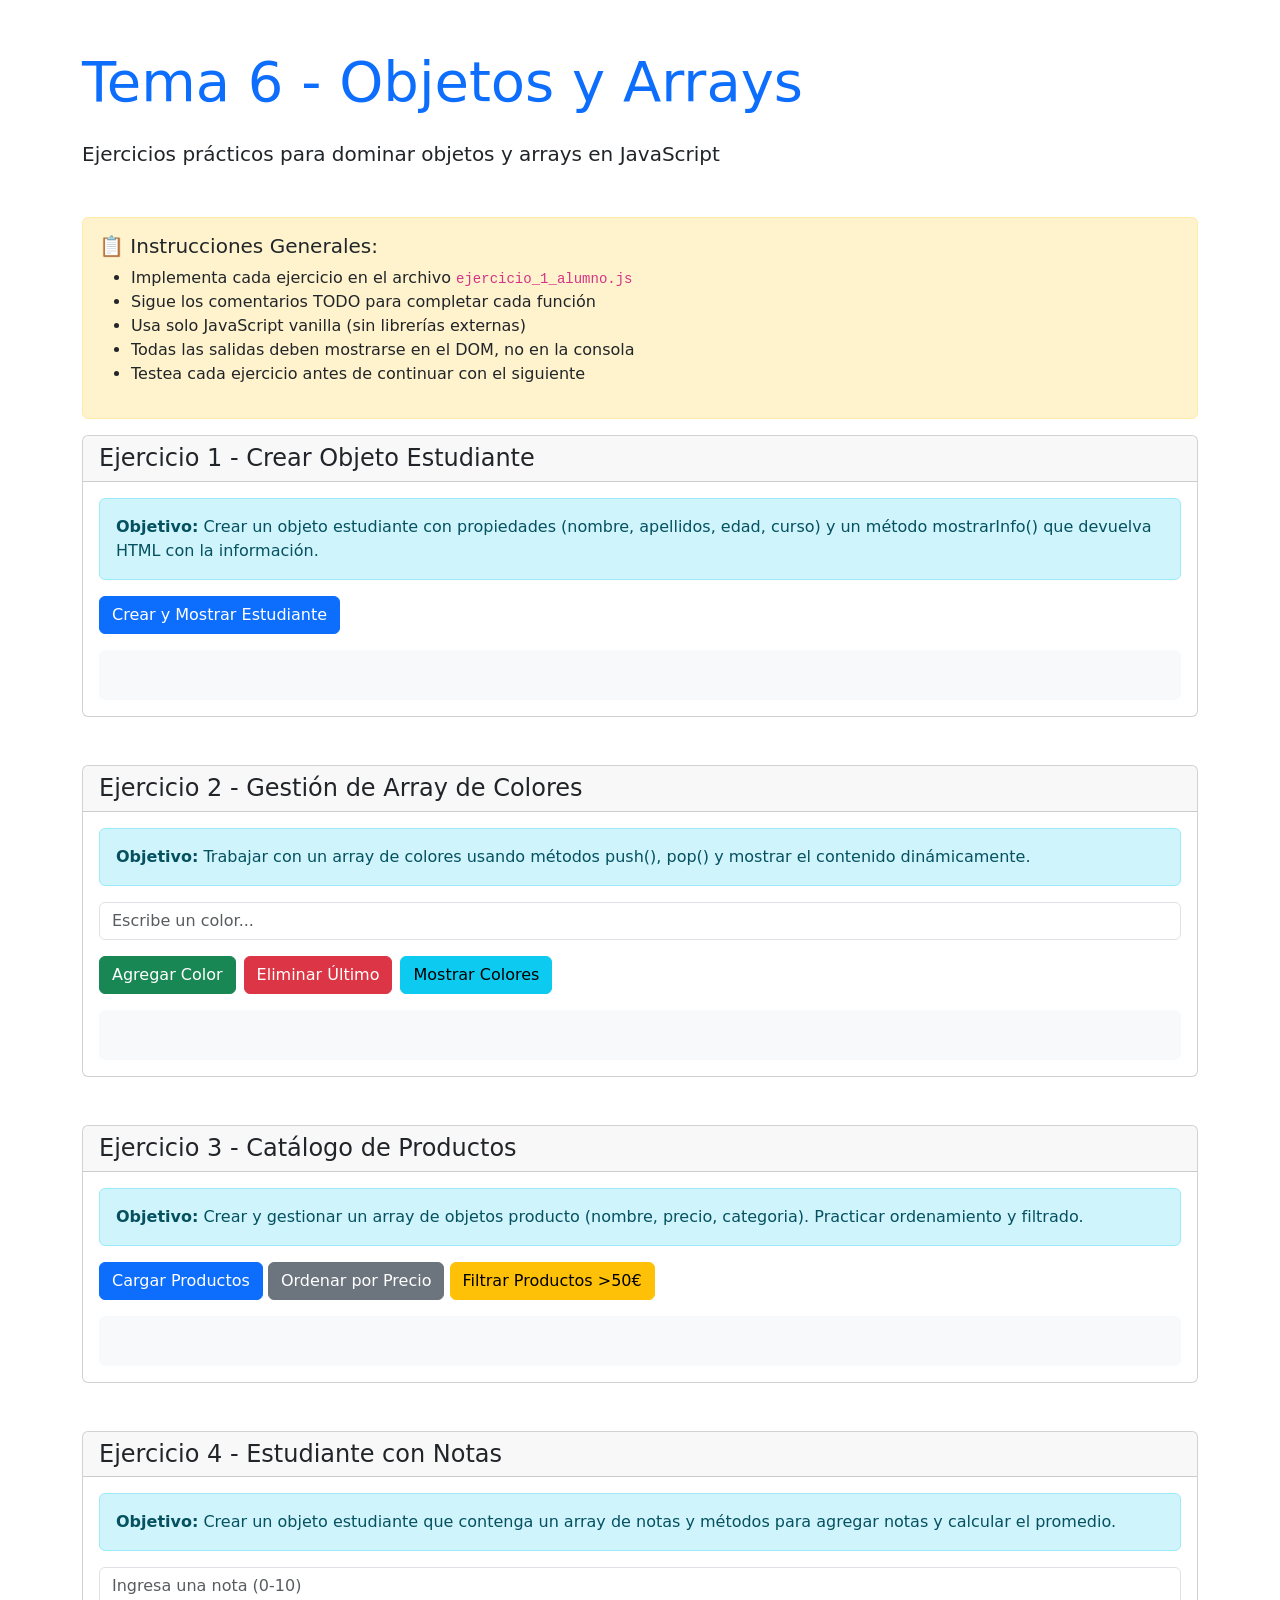
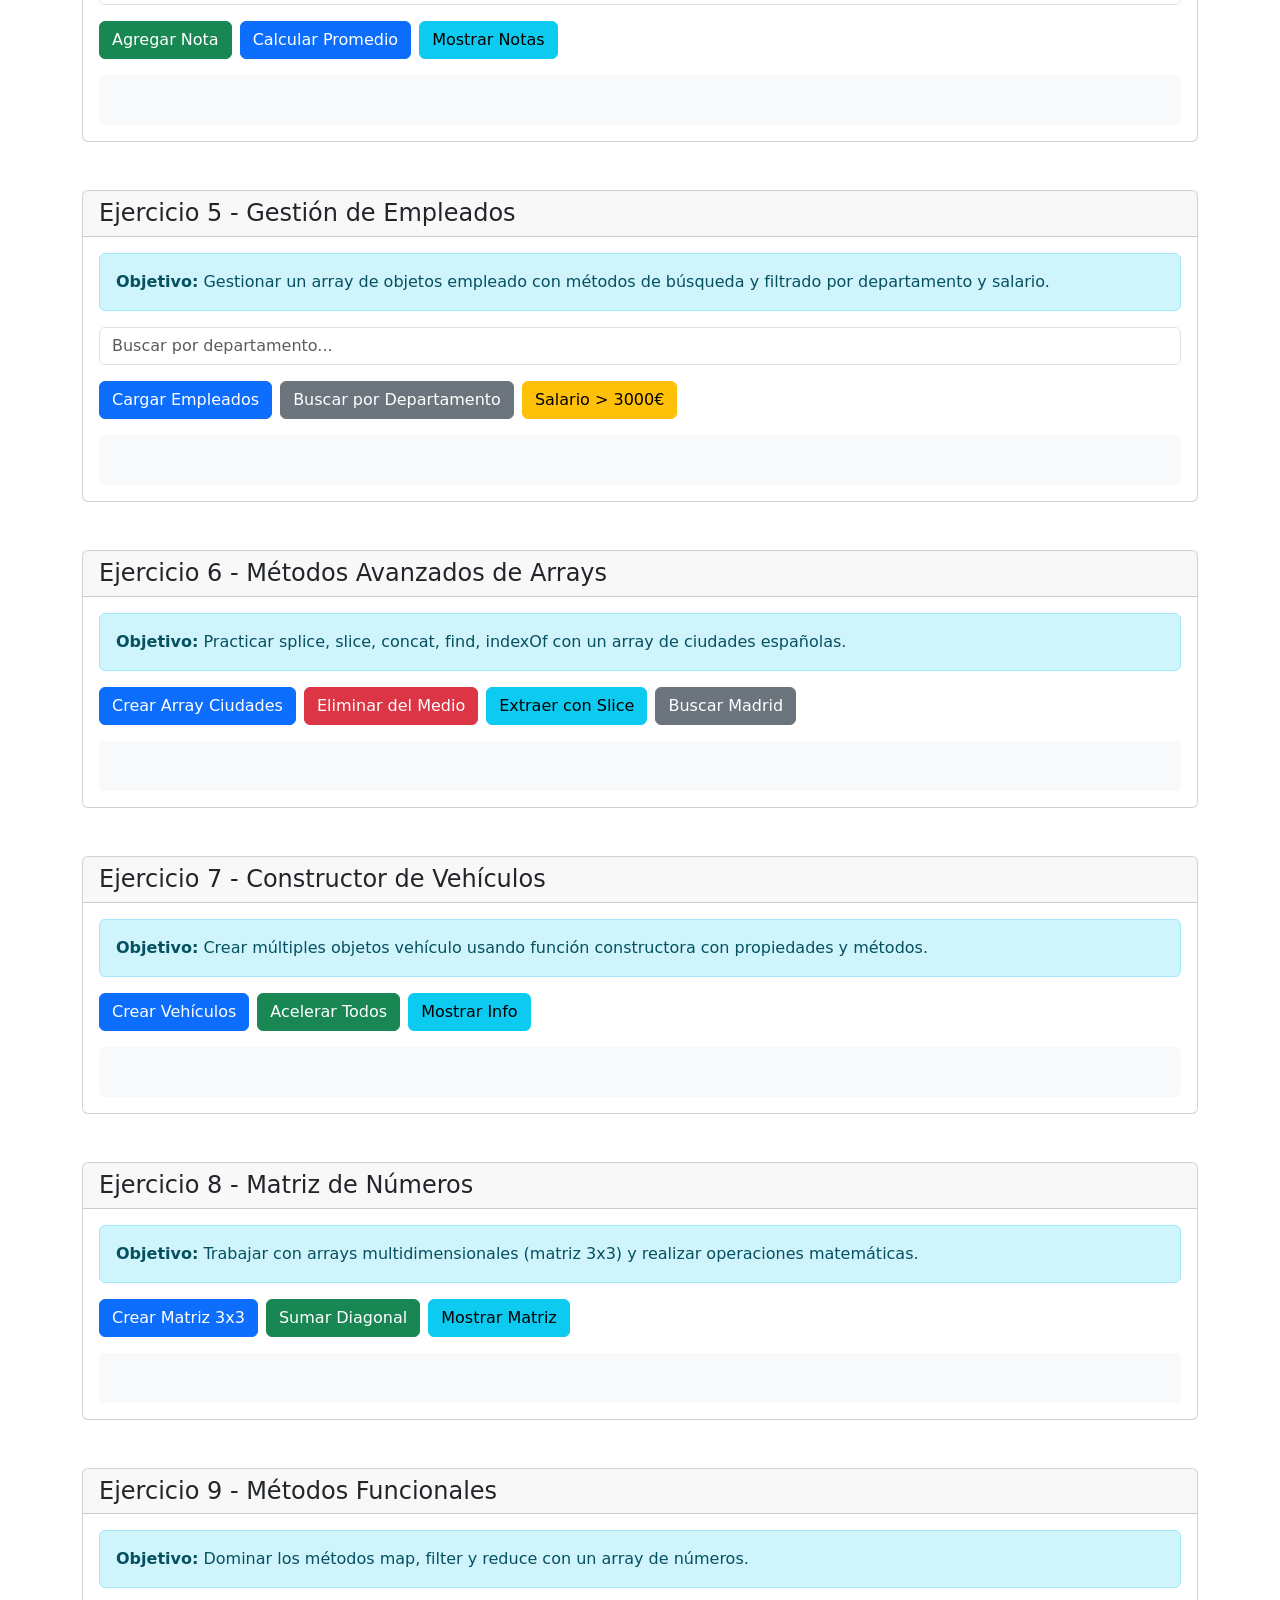
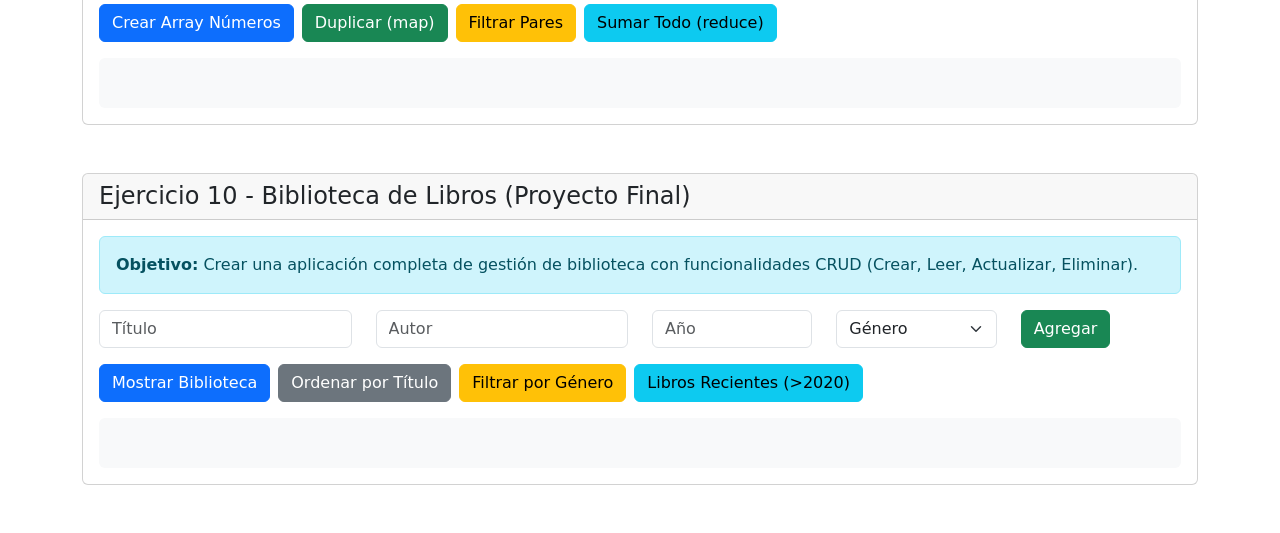
<file: tarea 6. Objetos y arrays/ejercicio_1_alumno.html>
<!DOCTYPE html>
<html lang="es">

<head>
    <meta charset="UTF-8">
    <meta name="viewport" content="width=device-width, initial-scale=1.0">
    <title>Tema 6 - Objetos y Arrays - Ejercicios Alumno</title>
    <!-- Bootstrap 5 CSS -->
    <link href="https://cdn.jsdelivr.net/npm/bootstrap@5.3.2/dist/css/bootstrap.min.css" rel="stylesheet"
        integrity="sha384-T3c6CoIi6uLrA9TneNEoa7RxnatzjcDSCmG1MXxSR1GAsXEV/Dwwykc2MPK8M2HN" crossorigin="anonymous">

    <style>
        .resultado {
            min-height: 50px;
            background-color: #f8f9fa;
            border-radius: 0.375rem;
            padding: 1rem;
        }

        .producto-item {
            background-color: white;
            border: 1px solid #dee2e6;
            border-radius: 0.375rem;
            padding: 0.75rem;
            margin-bottom: 0.5rem;
        }

        .instrucciones {
            background-color: #fff3cd;
            border: 1px solid #ffeaa7;
            border-radius: 0.375rem;
            padding: 1rem;
            margin-bottom: 1rem;
        }
    </style>
</head>

<body>
    <div class="container my-5">
        <h1 class="display-4 text-primary mb-4">Tema 6 - Objetos y Arrays</h1>
        <p class="lead mb-5">Ejercicios prácticos para dominar objetos y arrays en JavaScript</p>

        <div class="instrucciones">
            <h5>📋 Instrucciones Generales:</h5>
            <ul>
                <li>Implementa cada ejercicio en el archivo <code>ejercicio_1_alumno.js</code></li>
                <li>Sigue los comentarios TODO para completar cada función</li>
                <li>Usa solo JavaScript vanilla (sin librerías externas)</li>
                <li>Todas las salidas deben mostrarse en el DOM, no en la consola</li>
                <li>Testea cada ejercicio antes de continuar con el siguiente</li>
            </ul>
        </div>

        <!-- Ejercicio 1: Crear y mostrar objeto estudiante -->
        <div id="ej1" class="card mb-5">
            <div class="card-header">
                <h2 class="card-title h4 mb-0">Ejercicio 1 - Crear Objeto Estudiante</h2>
            </div>
            <div class="card-body">
                <div class="alert alert-info">
                    <strong>Objetivo:</strong> Crear un objeto estudiante con propiedades (nombre, apellidos, edad,
                    curso)
                    y un método mostrarInfo() que devuelva HTML con la información.
                </div>
                <button id="btn-ej1" class="btn btn-primary">Crear y Mostrar Estudiante</button>
                <div id="resultado-ej1" class="resultado mt-3"></div>
            </div>
        </div>

        <!-- Ejercicio 2: Array de colores con métodos básicos -->
        <div id="ej2" class="card mb-5">
            <div class="card-header">
                <h2 class="card-title h4 mb-0">Ejercicio 2 - Gestión de Array de Colores</h2>
            </div>
            <div class="card-body">
                <div class="alert alert-info">
                    <strong>Objetivo:</strong> Trabajar con un array de colores usando métodos push(), pop() y mostrar
                    el contenido dinámicamente.
                </div>
                <div class="mb-3">
                    <input type="text" id="color-input" class="form-control" placeholder="Escribe un color...">
                </div>
                <div class="d-flex gap-2 mb-3">
                    <button id="btn-agregar-color" class="btn btn-success">Agregar Color</button>
                    <button id="btn-eliminar-ultimo" class="btn btn-danger">Eliminar Último</button>
                    <button id="btn-mostrar-colores" class="btn btn-info">Mostrar Colores</button>
                </div>
                <div id="resultado-ej2" class="resultado"></div>
            </div>
        </div>

        <!-- Ejercicio 3: Array de objetos - Lista de productos -->
        <div id="ej3" class="card mb-5">
            <div class="card-header">
                <h2 class="card-title h4 mb-0">Ejercicio 3 - Catálogo de Productos</h2>
            </div>
            <div class="card-body">
                <div class="alert alert-info">
                    <strong>Objetivo:</strong> Crear y gestionar un array de objetos producto (nombre, precio,
                    categoria).
                    Practicar ordenamiento y filtrado.
                </div>
                <button id="btn-cargar-productos" class="btn btn-primary">Cargar Productos</button>
                <button id="btn-ordenar-precio" class="btn btn-secondary">Ordenar por Precio</button>
                <button id="btn-filtrar-caros" class="btn btn-warning">Filtrar Productos >50€</button>
                <div id="resultado-ej3" class="resultado mt-3"></div>
            </div>
        </div>

        <!-- Ejercicio 4: Objeto con array anidado - Estudiante con notas -->
        <div id="ej4" class="card mb-5">
            <div class="card-header">
                <h2 class="card-title h4 mb-0">Ejercicio 4 - Estudiante con Notas</h2>
            </div>
            <div class="card-body">
                <div class="alert alert-info">
                    <strong>Objetivo:</strong> Crear un objeto estudiante que contenga un array de notas y métodos para
                    agregar notas y calcular el promedio.
                </div>
                <div class="mb-3">
                    <input type="number" id="nota-input" class="form-control" placeholder="Ingresa una nota (0-10)"
                        min="0" max="10">
                </div>
                <div class="d-flex gap-2 mb-3">
                    <button id="btn-agregar-nota" class="btn btn-success">Agregar Nota</button>
                    <button id="btn-calcular-promedio" class="btn btn-primary">Calcular Promedio</button>
                    <button id="btn-mostrar-notas" class="btn btn-info">Mostrar Notas</button>
                </div>
                <div id="resultado-ej4" class="resultado"></div>
            </div>
        </div>

        <!-- Ejercicio 5: Array de objetos complejos - Empleados -->
        <div id="ej5" class="card mb-5">
            <div class="card-header">
                <h2 class="card-title h4 mb-0">Ejercicio 5 - Gestión de Empleados</h2>
            </div>
            <div class="card-body">
                <div class="alert alert-info">
                    <strong>Objetivo:</strong> Gestionar un array de objetos empleado con métodos de búsqueda y filtrado
                    por departamento y salario.
                </div>
                <div class="mb-3">
                    <input type="text" id="departamento-input" class="form-control"
                        placeholder="Buscar por departamento...">
                </div>
                <div class="d-flex gap-2 mb-3">
                    <button id="btn-cargar-empleados" class="btn btn-primary">Cargar Empleados</button>
                    <button id="btn-buscar-depto" class="btn btn-secondary">Buscar por Departamento</button>
                    <button id="btn-salario-alto" class="btn btn-warning">Salario > 3000€</button>
                </div>
                <div id="resultado-ej5" class="resultado"></div>
            </div>
        </div>

        <!-- Ejercicio 6: Manipulación de arrays con splice, slice, concat -->
        <div id="ej6" class="card mb-5">
            <div class="card-header">
                <h2 class="card-title h4 mb-0">Ejercicio 6 - Métodos Avanzados de Arrays</h2>
            </div>
            <div class="card-body">
                <div class="alert alert-info">
                    <strong>Objetivo:</strong> Practicar splice, slice, concat, find, indexOf con un array de ciudades
                    españolas.
                </div>
                <div class="d-flex gap-2 mb-3">
                    <button id="btn-crear-ciudades" class="btn btn-primary">Crear Array Ciudades</button>
                    <button id="btn-eliminar-medio" class="btn btn-danger">Eliminar del Medio</button>
                    <button id="btn-extraer-slice" class="btn btn-info">Extraer con Slice</button>
                    <button id="btn-buscar-ciudad" class="btn btn-secondary">Buscar Madrid</button>
                </div>
                <div id="resultado-ej6" class="resultado"></div>
            </div>
        </div>

        <!-- Ejercicio 7: Objeto constructor - Vehículos -->
        <div id="ej7" class="card mb-5">
            <div class="card-header">
                <h2 class="card-title h4 mb-0">Ejercicio 7 - Constructor de Vehículos</h2>
            </div>
            <div class="card-body">
                <div class="alert alert-info">
                    <strong>Objetivo:</strong> Crear múltiples objetos vehículo usando función constructora con
                    propiedades y métodos.
                </div>
                <div class="d-flex gap-2 mb-3">
                    <button id="btn-crear-vehiculos" class="btn btn-primary">Crear Vehículos</button>
                    <button id="btn-acelerar-todos" class="btn btn-success">Acelerar Todos</button>
                    <button id="btn-info-vehiculos" class="btn btn-info">Mostrar Info</button>
                </div>
                <div id="resultado-ej7" class="resultado"></div>
            </div>
        </div>

        <!-- Ejercicio 8: Array multidimensional - Matriz de números -->
        <div id="ej8" class="card mb-5">
            <div class="card-header">
                <h2 class="card-title h4 mb-0">Ejercicio 8 - Matriz de Números</h2>
            </div>
            <div class="card-body">
                <div class="alert alert-info">
                    <strong>Objetivo:</strong> Trabajar con arrays multidimensionales (matriz 3x3) y realizar
                    operaciones matemáticas.
                </div>
                <div class="d-flex gap-2 mb-3">
                    <button id="btn-crear-matriz" class="btn btn-primary">Crear Matriz 3x3</button>
                    <button id="btn-sumar-diagonal" class="btn btn-success">Sumar Diagonal</button>
                    <button id="btn-mostrar-matriz" class="btn btn-info">Mostrar Matriz</button>
                </div>
                <div id="resultado-ej8" class="resultado"></div>
            </div>
        </div>

        <!-- Ejercicio 9: Métodos funcionales - map, filter, reduce -->
        <div id="ej9" class="card mb-5">
            <div class="card-header">
                <h2 class="card-title h4 mb-0">Ejercicio 9 - Métodos Funcionales</h2>
            </div>
            <div class="card-body">
                <div class="alert alert-info">
                    <strong>Objetivo:</strong> Dominar los métodos map, filter y reduce con un array de números.
                </div>
                <div class="d-flex gap-2 mb-3">
                    <button id="btn-crear-numeros" class="btn btn-primary">Crear Array Números</button>
                    <button id="btn-duplicar-map" class="btn btn-success">Duplicar (map)</button>
                    <button id="btn-filtrar-pares" class="btn btn-warning">Filtrar Pares</button>
                    <button id="btn-sumar-reduce" class="btn btn-info">Sumar Todo (reduce)</button>
                </div>
                <div id="resultado-ej9" class="resultado"></div>
            </div>
        </div>

        <!-- Ejercicio 10: Aplicación completa - Biblioteca de libros -->
        <div id="ej10" class="card mb-5">
            <div class="card-header">
                <h2 class="card-title h4 mb-0">Ejercicio 10 - Biblioteca de Libros (Proyecto Final)</h2>
            </div>
            <div class="card-body">
                <div class="alert alert-info">
                    <strong>Objetivo:</strong> Crear una aplicación completa de gestión de biblioteca con
                    funcionalidades CRUD (Crear, Leer, Actualizar, Eliminar).
                </div>
                <div class="row mb-3">
                    <div class="col-md-3">
                        <input type="text" id="libro-titulo" class="form-control" placeholder="Título">
                    </div>
                    <div class="col-md-3">
                        <input type="text" id="libro-autor" class="form-control" placeholder="Autor">
                    </div>
                    <div class="col-md-2">
                        <input type="number" id="libro-year" class="form-control" placeholder="Año">
                    </div>
                    <div class="col-md-2">
                        <select id="libro-genero" class="form-select" title="Selecciona el género del libro">
                            <option value="">Género</option>
                            <option value="Ficción">Ficción</option>
                            <option value="No ficción">No ficción</option>
                            <option value="Ciencia">Ciencia</option>
                            <option value="Historia">Historia</option>
                        </select>
                    </div>
                    <div class="col-md-2">
                        <button id="btn-agregar-libro" class="btn btn-success">Agregar</button>
                    </div>
                </div>
                <div class="d-flex gap-2 mb-3">
                    <button id="btn-mostrar-biblioteca" class="btn btn-primary">Mostrar Biblioteca</button>
                    <button id="btn-ordenar-titulo" class="btn btn-secondary">Ordenar por Título</button>
                    <button id="btn-filtrar-genero" class="btn btn-warning">Filtrar por Género</button>
                    <button id="btn-libros-recientes" class="btn btn-info">Libros Recientes (>2020)</button>
                </div>
                <div id="resultado-ej10" class="resultado"></div>
            </div>
        </div>
    </div>

    <!-- Bootstrap 5 JavaScript Bundle -->
    <script src="https://cdn.jsdelivr.net/npm/bootstrap@5.3.2/dist/js/bootstrap.bundle.min.js"
        integrity="sha384-C6RzsynM9kWDrMNeT87bh95OGNyZPhcTNXj1NW7RuBCsyN/o0jlpcV8Qyq46cDfL"
        crossorigin="anonymous"></script>

    <!-- JavaScript personalizado para estudiantes -->
    <script src="ejercicio_1_alumno.js"></script>
</body>

</html>
</file>
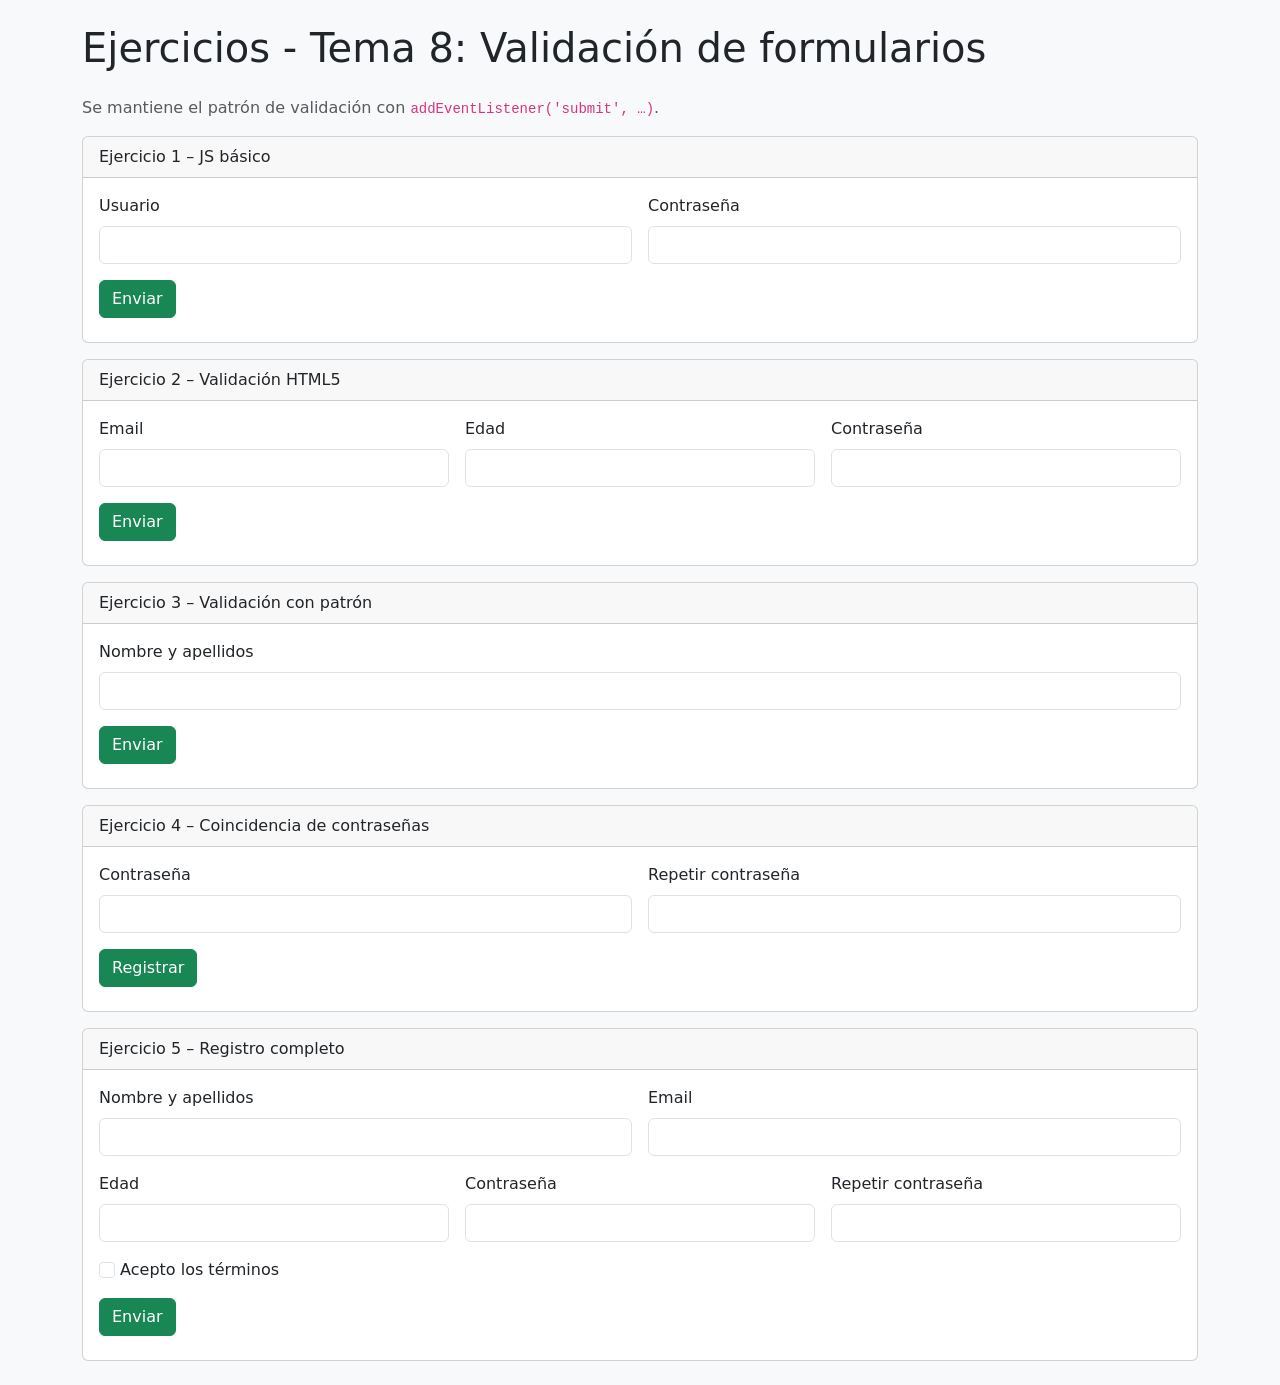
<file: tarea 8/Tema8_ejercicio_alumno.html>
<!DOCTYPE html>
<html lang="es">
<head>
    <meta charset="utf-8">
    <meta name="viewport" content="width=device-width, initial-scale=1">
    <title>Ejercicios – Tema 8 con Bootstrap 5</title>

    <link href="https://cdn.jsdelivr.net/npm/bootstrap@5.3.3/dist/css/bootstrap.min.css" rel="stylesheet">

    <style>
        .card + .card { margin-top: 1rem; }
    </style>
</head>
<body class="bg-light">

<div class="container py-4">
    <h1 class="mb-4">Ejercicios - Tema 8: Validación de formularios</h1>
    <p class="text-muted">Se mantiene el patrón de validación con <code>addEventListener('submit', …)</code>.</p>


    <!-- EJERCICIO 1 -->
    <div class="card">
        <div class="card-header">Ejercicio 1 – JS básico</div>
        <div class="card-body">

            <form id="bs-form-ej1" class="row g-3" novalidate>
                <div class="col-md-6">
                    <label class="form-label">Usuario</label>
                    <input class="form-control" type="text" name="usuario">
                </div>
                <div class="col-md-6">
                    <label class="form-label">Contraseña</label>
                    <input class="form-control" type="password" name="clave">
                </div>
                <div class="col-12">
                    <button class="btn btn-success" type="submit">Enviar</button>
                </div>
            </form>

            <div id="bs-msg-ej1" class="mt-2"></div>
        </div>
    </div>


    <!-- EJERCICIO 2 -->
    <div class="card">
        <div class="card-header">Ejercicio 2 – Validación HTML5</div>
        <div class="card-body">

            <form id="bs-form-ej2" class="row g-3">
                <div class="col-md-4">
                    <label class="form-label">Email</label>
                    <input type="email" name="email" required class="form-control">
                </div>
                <div class="col-md-4">
                    <label class="form-label">Edad</label>
                    <input type="number" name="edad" min="18" max="120" required class="form-control">
                </div>
                <div class="col-md-4">
                    <label class="form-label">Contraseña</label>
                    <input type="password" name="pass" minlength="6" required class="form-control">
                </div>
                <div class="col-12">
                    <button class="btn btn-success" type="submit">Enviar</button>
                </div>
            </form>

            <div id="bs-msg-ej2" class="mt-2"></div>
        </div>
    </div>


    <!-- EJERCICIO 3 -->
    <div class="card">
        <div class="card-header">Ejercicio 3 – Validación con patrón</div>
        <div class="card-body">

            <form id="bs-form-ej3" class="row g-3">
                <div class="col-md-12">
                    <label class="form-label">Nombre y apellidos</label>
                    <input type="text" name="nombre" pattern="[A-Za-zÁÉÍÓÚáéíóúÑñ\- ]+" title="Solo letras, espacios y guiones" required class="form-control">
                </div>
                <div class="col-12">
                    <button class="btn btn-success" type="submit">Enviar</button>
                </div>
            </form>

            <div id="bs-msg-ej3" class="mt-2"></div>
        </div>
    </div>


    <!-- EJERCICIO 4 -->
    <div class="card">
        <div class="card-header">Ejercicio 4 – Coincidencia de contraseñas</div>
        <div class="card-body">

            <form id="bs-form-ej4" class="row g-3" novalidate>
                <div class="col-md-6">
                    <label class="form-label">Contraseña</label>
                    <input type="password" name="clave1" minlength="6" required class="form-control">
                </div>
                <div class="col-md-6">
                    <label class="form-label">Repetir contraseña</label>
                    <input type="password" name="clave2" minlength="6" required class="form-control">
                </div>
                <div class="col-12">
                    <button class="btn btn-success" type="submit">Registrar</button>
                </div>
            </form>

            <div id="bs-msg-ej4" class="mt-2"></div>
        </div>
    </div>


    <!-- EJERCICIO 5 -->
    <div class="card">
        <div class="card-header">Ejercicio 5 – Registro completo</div>
        <div class="card-body">

            <form id="bs-form-ej5" class="row g-3" novalidate>
                <div class="col-md-6">
                    <label class="form-label">Nombre y apellidos</label>
                    <input type="text" name="nombre"
                           pattern="[A-Za-zÁÉÍÓÚáéíóúÑñ\- ]+"
                           required class="form-control">
                </div>
                <div class="col-md-6">
                    <label class="form-label">Email</label>
                    <input type="email" name="email" required class="form-control">
                </div>
                <div class="col-md-4">
                    <label class="form-label">Edad</label>
                    <input type="number" name="edad" min="16" max="120" required class="form-control">
                </div>
                <div class="col-md-4">
                    <label class="form-label">Contraseña</label>
                    <input type="password" name="clave1" minlength="6" required class="form-control">
                </div>
                <div class="col-md-4">
                    <label class="form-label">Repetir contraseña</label>
                    <input type="password" name="clave2" minlength="6" required class="form-control">
                </div>
                <div class="col-12">
                    <label class="form-check-label">
                        <input type="checkbox" name="terminos" required class="form-check-input">
                        Acepto los términos
                    </label>
                </div>
                <div class="col-12">
                    <button class="btn btn-success" type="submit">Enviar</button>
                </div>
            </form>

            <div id="bs-msg-ej5" class="mt-2"></div>
        </div>
    </div>
</div>

<script src="https://cdn.jsdelivr.net/npm/bootstrap@5.3.3/dist/js/bootstrap.bundle.min.js"></script>

<script>

//EJERCICIO 1
document.getElementById("bs-form-ej1").addEventListener("submit", function(e){
    e.preventDefault();
    const u = this.usuario.value.trim();
    const c = this.clave.value.trim();
    const msg = document.getElementById("bs-msg-ej1");

    if(u === "" || c === ""){
        msg.innerHTML = `<div class="alert alert-danger">Todos los campos son obligatorios.</div>`;
    } else {
        msg.innerHTML = `<div class="alert alert-success">Formulario enviado correctamente.</div>`;
    }
});

//EJERCICIO 2
document.getElementById("bs-form-ej2").addEventListener("submit", function(e){
    if(!this.checkValidity()){
        e.preventDefault();
        this.reportValidity();
        return;
    }
    e.preventDefault();
    document.getElementById("bs-msg-ej2").innerHTML =
        `<div class="alert alert-success">Formulario enviado correctamente.</div>`;
});

//EJERCICIO 3
document.getElementById("bs-form-ej3").addEventListener("submit", function(e){
    if(!this.checkValidity()){
        e.preventDefault();
        this.reportValidity();
        return;
    }
    e.preventDefault();
    document.getElementById("bs-msg-ej3").innerHTML =
        `<div class="alert alert-success">Nombre válido y enviado correctamente.</div>`;
});

//EJERCICIO 4
document.getElementById("bs-form-ej4").addEventListener("submit", function(e){
    e.preventDefault();
    const clav1 = this.clave1.value;
    const clav2 = this.clave2.value;
    const msg = document.getElementById("bs-msg-ej4");

    if(clav1 !== clav2){
        msg.innerHTML = `<div class="alert alert-danger">Las contraseñas no coinciden.</div>`;
    } else {
        msg.innerHTML = `<div class="alert alert-success">Registro completado correctamente.</div>`;
    }
});

//EJERCICIO 5 
document.getElementById("bs-form-ej5").addEventListener("submit", function(e){
    if(!this.checkValidity()){
        e.preventDefault();
        this.reportValidity();
        return;
    }
    e.preventDefault();

    if(this.clave1.value !== this.clave2.value){
        document.getElementById("bs-msg-ej5").innerHTML =
            `<div class="alert alert-danger">Las contraseñas no coinciden.</div>`;
        return;
    }

    const datos = {
        nombre: this.nombre.value,
        email: this.email.value,
        edad: this.edad.value,
        acepta_terminos: this.terminos.checked
    };

    document.getElementById("bs-msg-ej5").innerHTML =
        `<div class="alert alert-success"><strong>Datos enviados:</strong><br>${JSON.stringify(datos)}</div>`;
});
</script>

</body>
</html>
</file>
<file: halloween/halloween.css>
/* ====================================
   ESTILOS PARA JUEGO DE HALLOWEEN
   Atrapa Calabazas - 2º DAM
   ==================================== */

* {
    margin: 0;
    padding: 0;
    box-sizing: border-box;
}

body {
    font-family: 'Arial', sans-serif;
    background: linear-gradient(to bottom, #1a0033, #330066);
    display: flex;
    justify-content: center;
    align-items: center;
    min-height: 100vh;
    overflow: hidden;
}

#gameContainer {
    position: relative;
    width: 600px;
    height: 500px;
    background: linear-gradient(to bottom, #0d0033, #1a0055);
    border: 4px solid #ff6600;
    border-radius: 10px;
    overflow: hidden;
    box-shadow: 0 0 30px rgba(255, 102, 0, 0.5);
}

#gameInfo {
    position: absolute;
    top: 10px;
    left: 10px;
    right: 10px;
    display: flex;
    justify-content: space-between;
    color: #fff;
    font-size: 20px;
    font-weight: bold;
    z-index: 100;
    text-shadow: 2px 2px 4px rgba(0, 0, 0, 0.8);
}

#player {
    position: absolute;
    bottom: 10px;
    width: 60px;
    height: 60px;
    font-size: 50px;
    cursor: pointer;
    user-select: none;
    transition: left 0.1s linear;
}

.falling-object {
    position: absolute;
    font-size: 40px;
    user-select: none;
    cursor: default;
}

#gameOver {
    position: absolute;
    top: 50%;
    left: 50%;
    transform: translate(-50%, -50%);
    background: rgba(0, 0, 0, 0.9);
    padding: 30px;
    border-radius: 15px;
    text-align: center;
    display: none;
    z-index: 200;
    border: 3px solid #ff6600;
}

#gameOver h2 {
    color: #ff6600;
    font-size: 36px;
    margin-bottom: 15px;
    text-shadow: 2px 2px 4px rgba(0, 0, 0, 0.8);
}

#gameOver p {
    color: #fff;
    font-size: 24px;
    margin-bottom: 20px;
}

#restartBtn {
    background: #ff6600;
    color: #fff;
    border: none;
    padding: 15px 30px;
    font-size: 20px;
    border-radius: 8px;
    cursor: pointer;
    font-weight: bold;
    transition: background 0.3s;
}

#restartBtn:hover {
    background: #ff8800;
    transform: scale(1.05);
}

#instructions {
    position: absolute;
    bottom: 10px;
    left: 10px;
    color: #fff;
    font-size: 12px;
    opacity: 0.7;
    z-index: 100;
}
</file>
